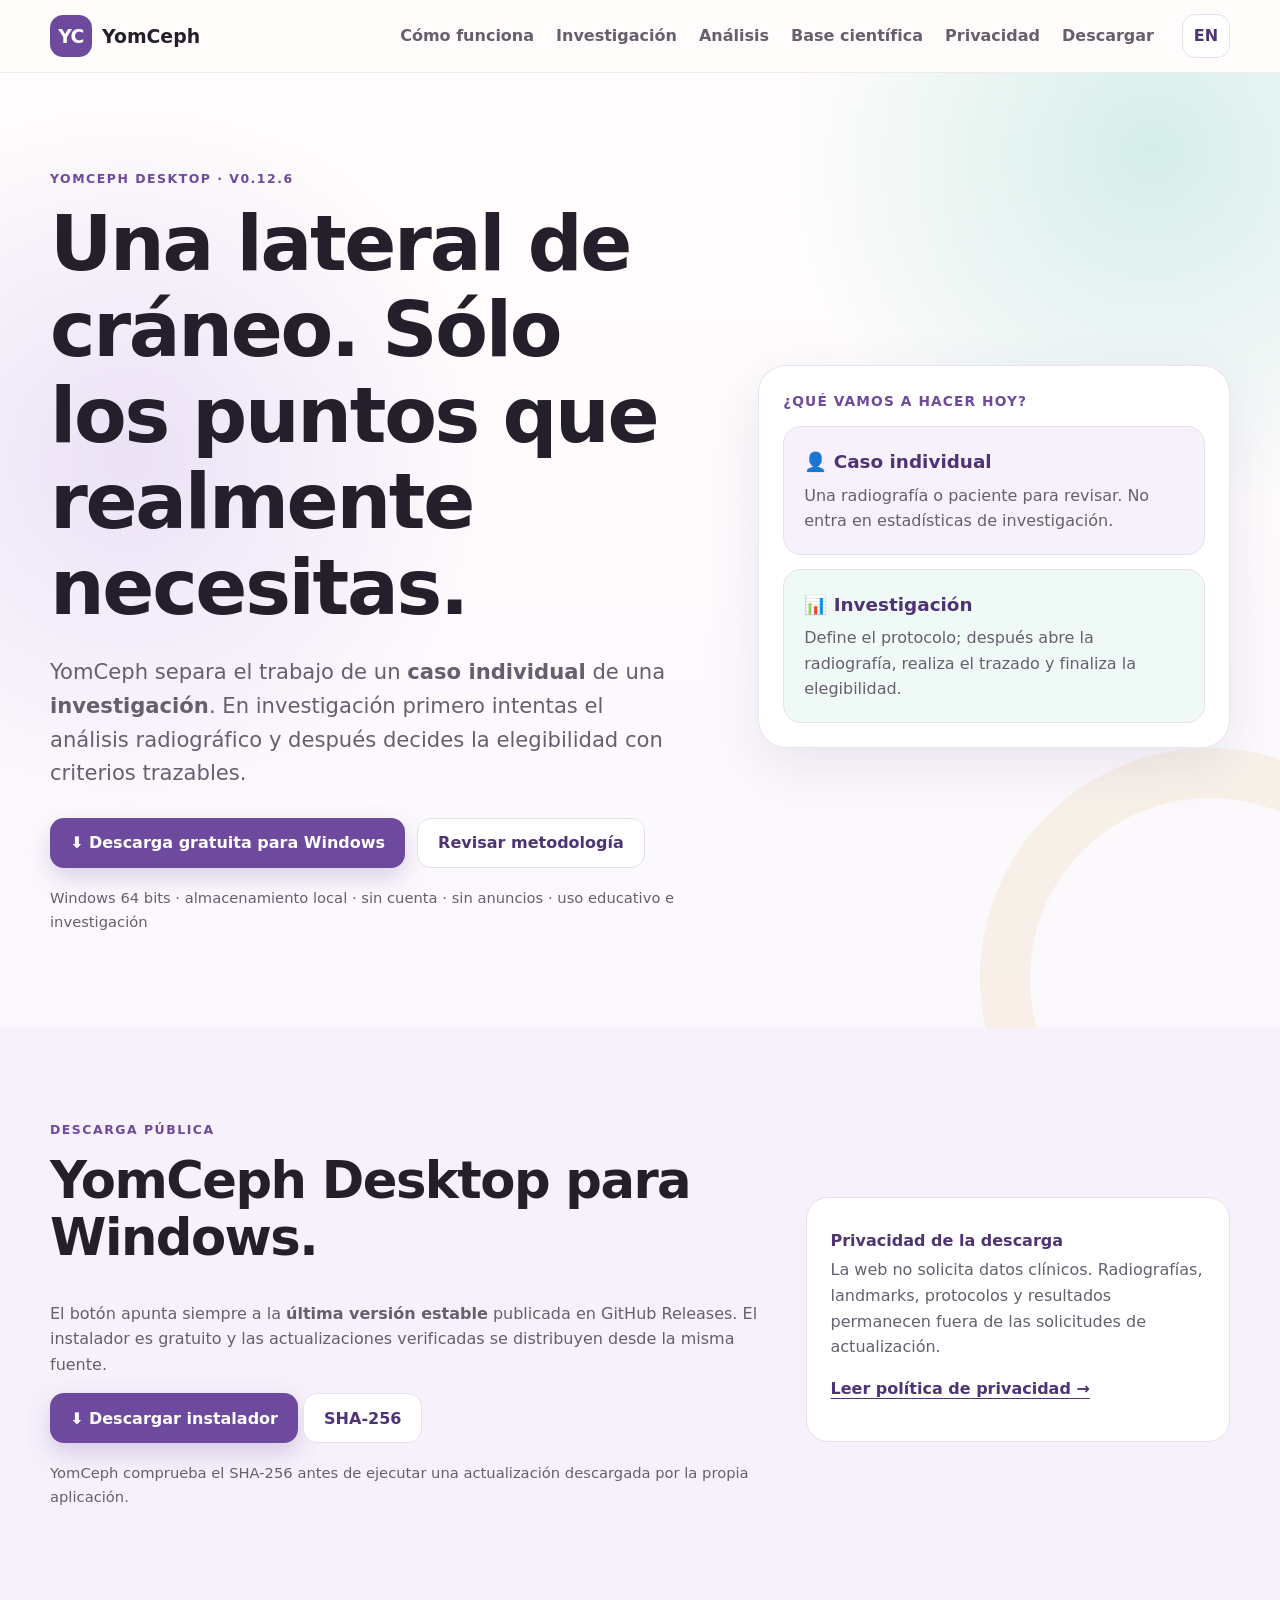
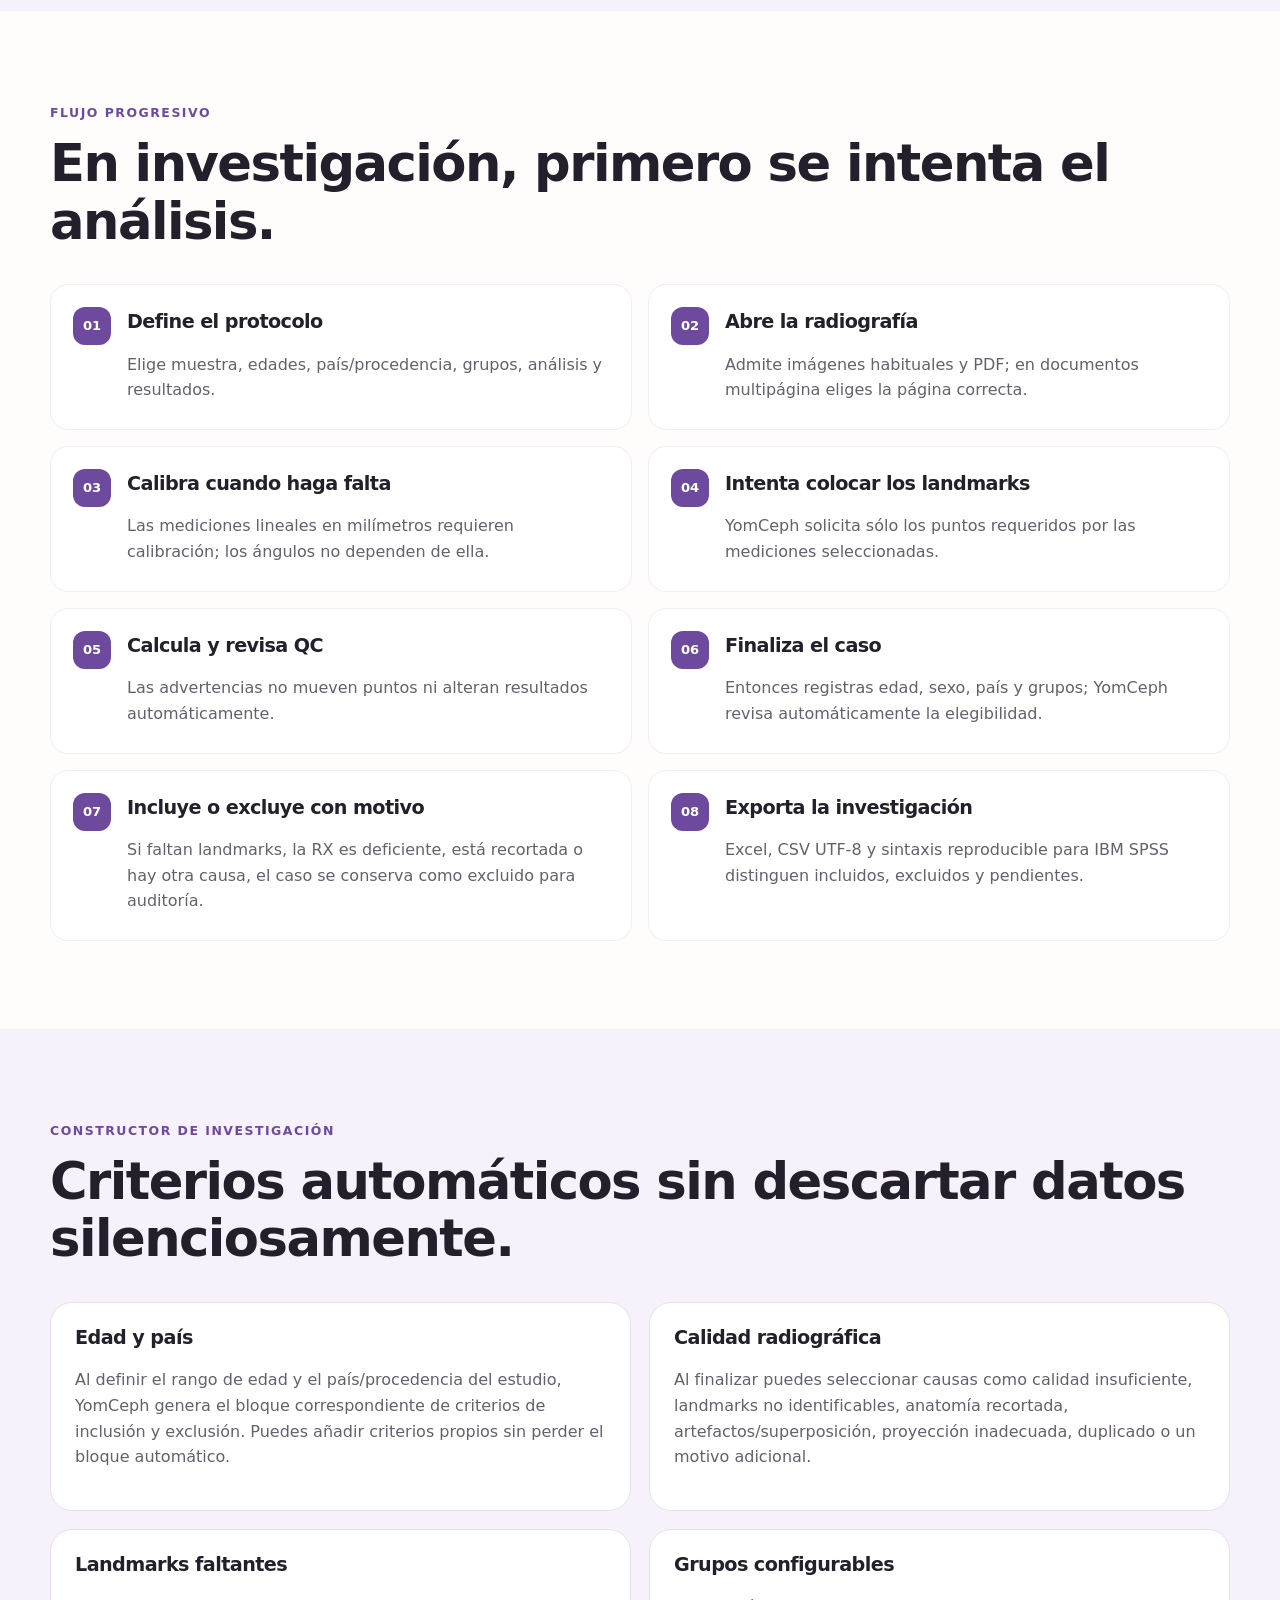
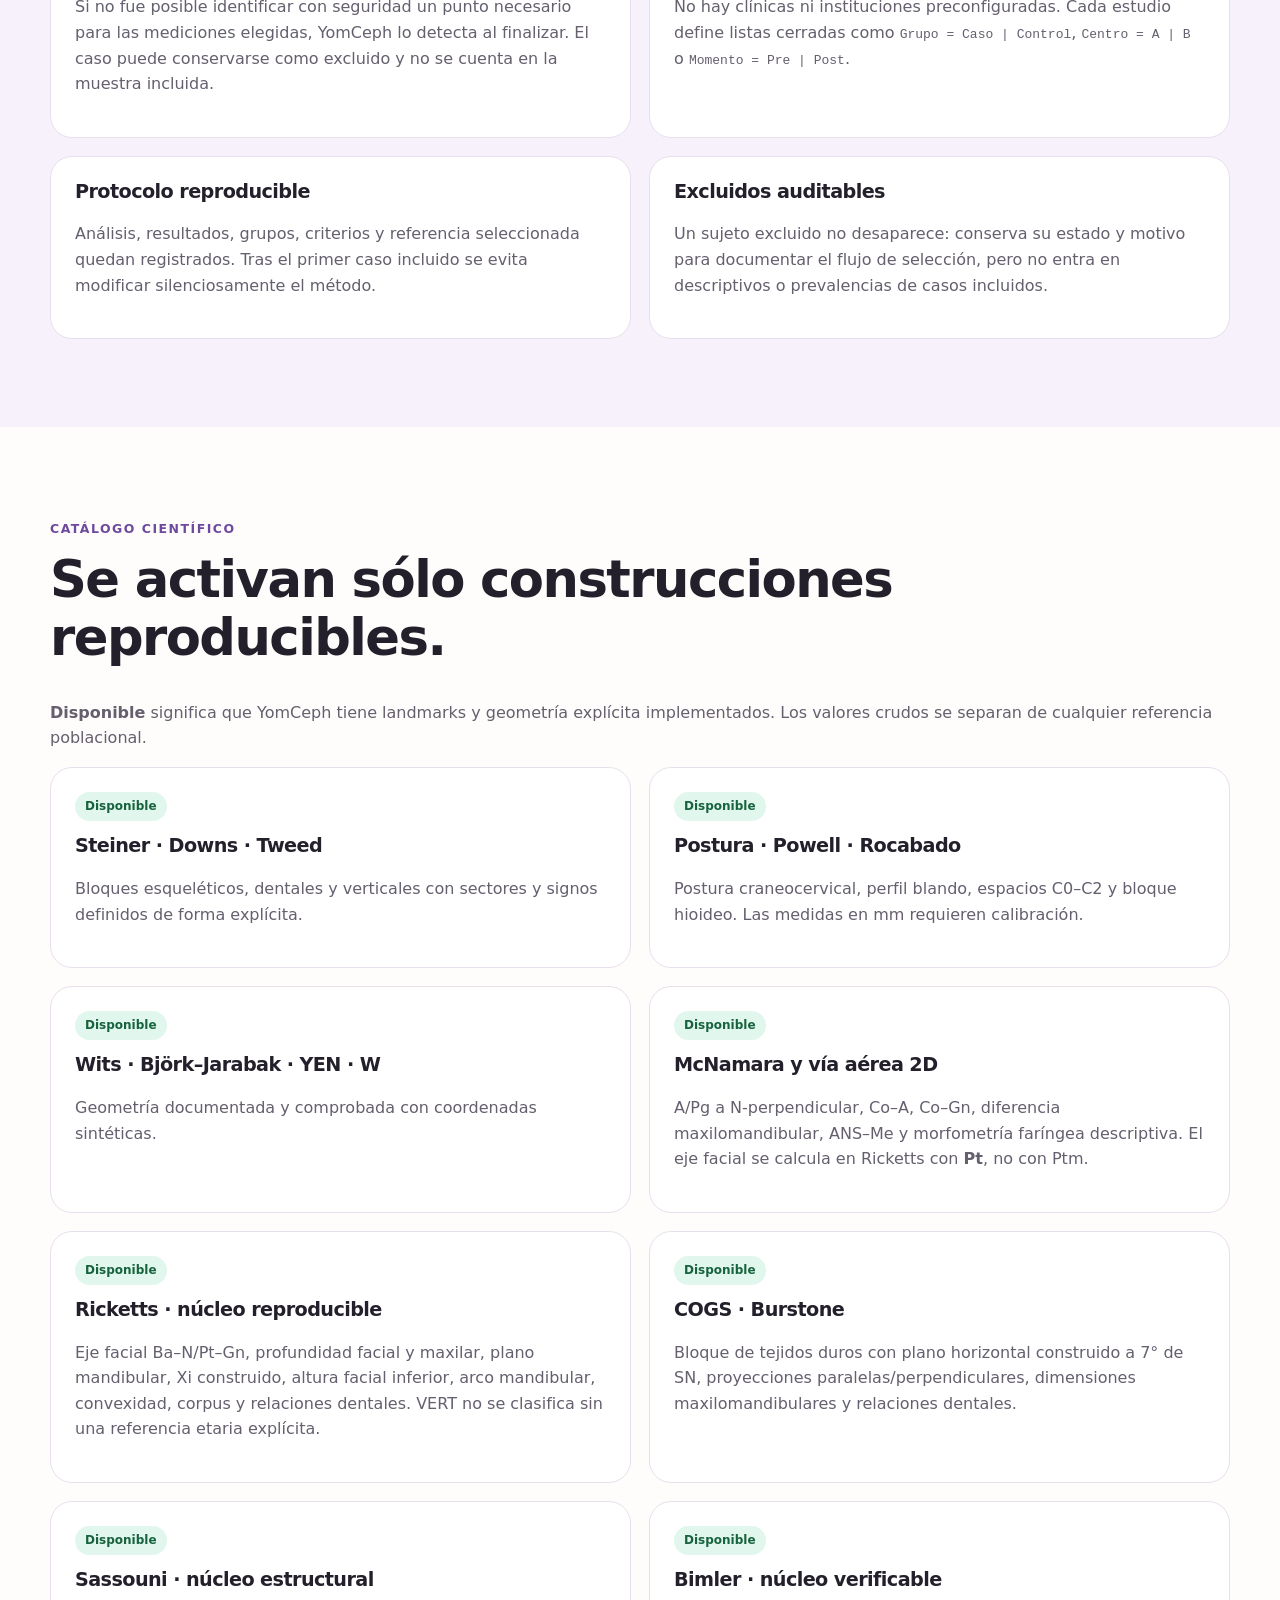
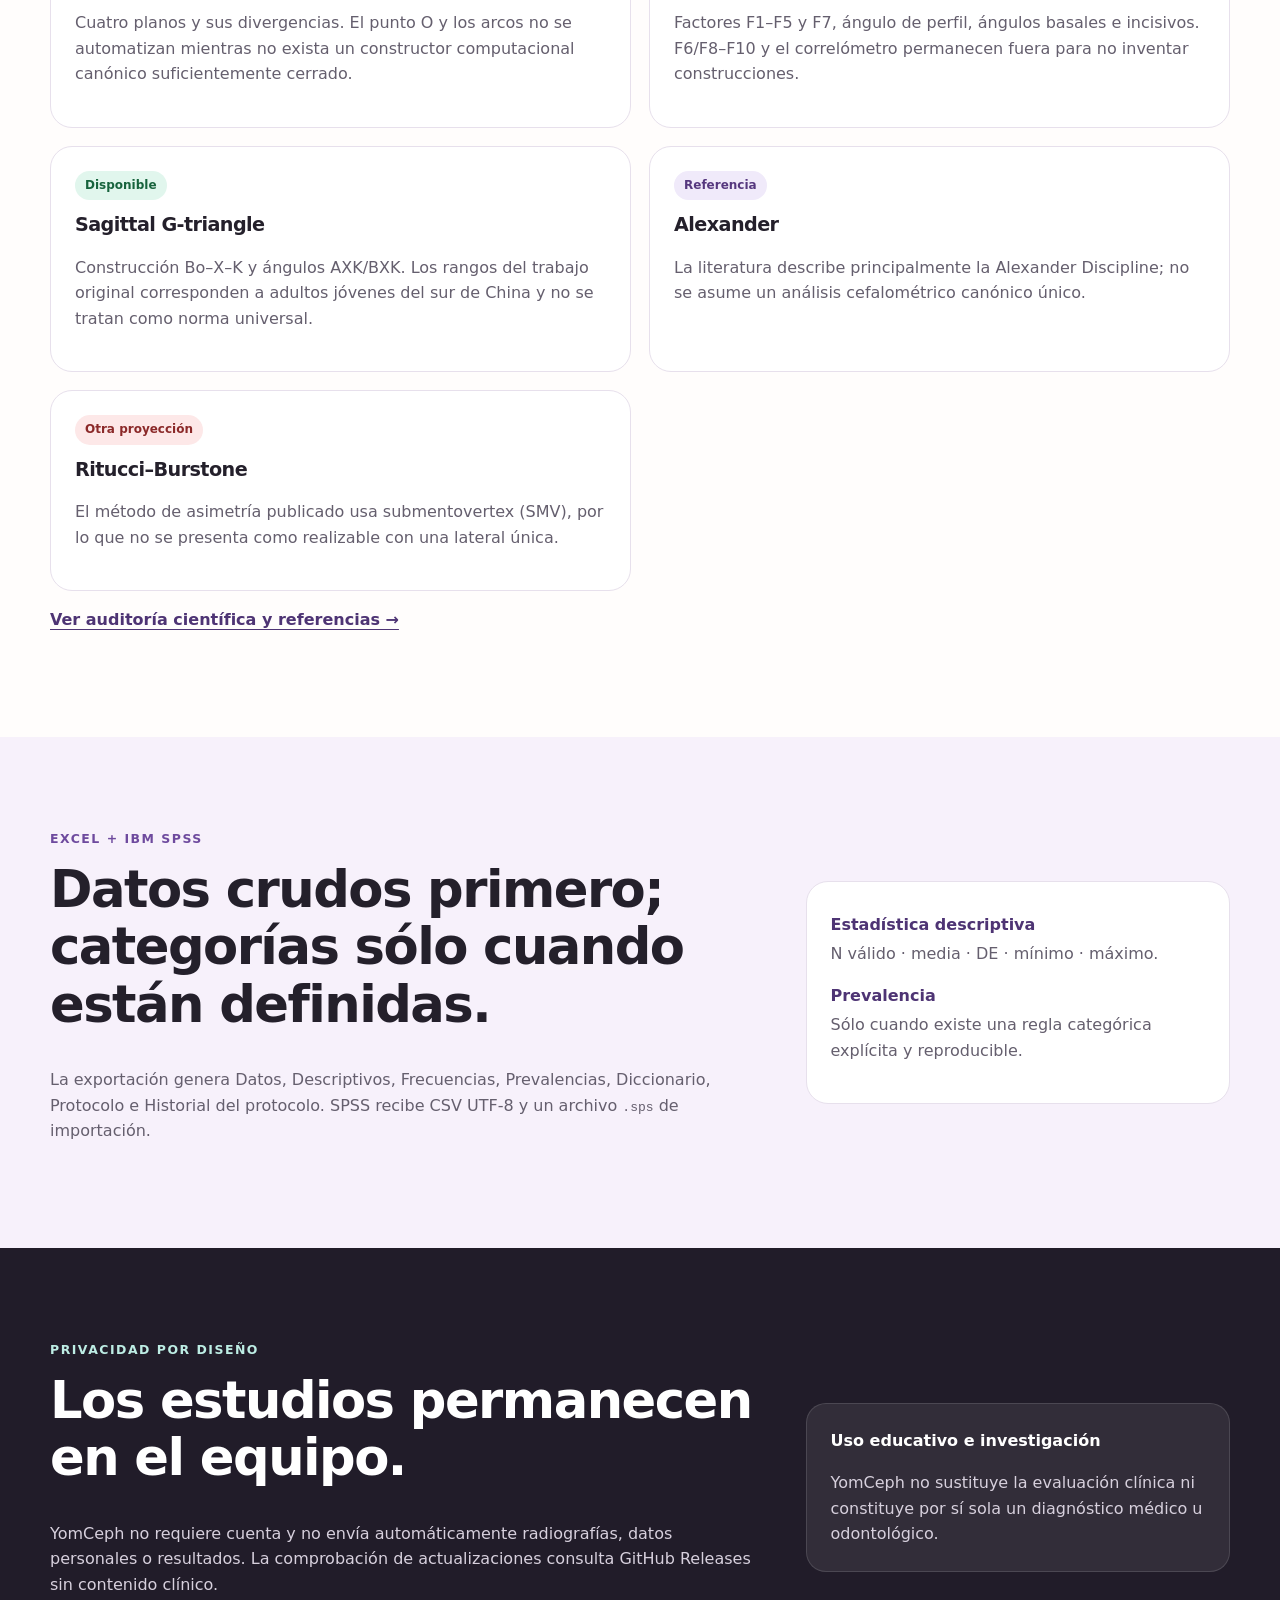
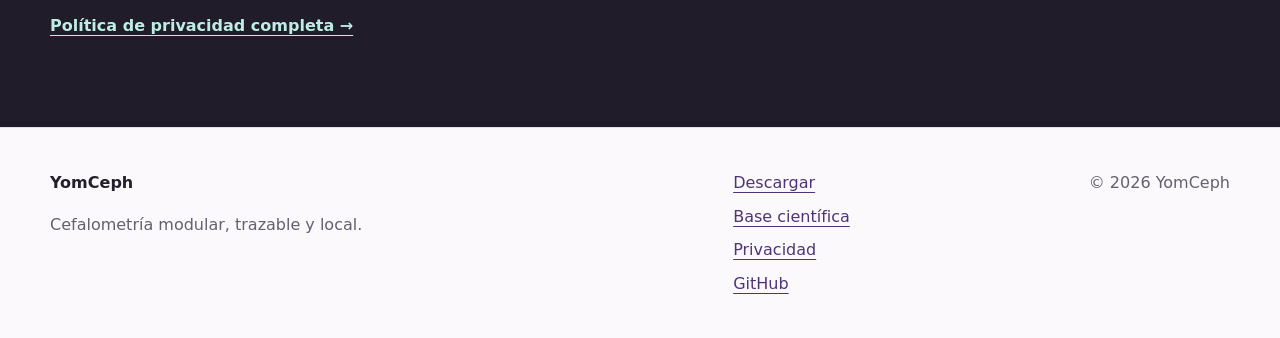
<file: website/index.html>
<!doctype html>
<html lang="es">
<head>
  <meta charset="utf-8">
  <meta name="viewport" content="width=device-width, initial-scale=1">
  <meta name="theme-color" content="#6E4A9E">
  <meta name="referrer" content="strict-origin-when-cross-origin">
  <meta name="description" content="YomCeph: cefalometría modular para casos individuales e investigación. Descarga gratuita para Windows, datos locales y protocolos reproducibles.">
  <title>YomCeph · Cefalometría para análisis individual e investigación</title>
  <link rel="stylesheet" href="styles.css">
  <link rel="stylesheet" href="v120.css">
  <script defer src="app.js"></script>
</head>
<body>
  <a class="skip-link" href="#contenido">Saltar al contenido</a>
  <header class="site-header"><div class="container nav-wrap"><a class="brand" href="#inicio" aria-label="YomCeph, inicio"><span class="brand-mark" aria-hidden="true">YC</span><span>YomCeph</span></a><nav class="main-nav" aria-label="Navegación principal"><a href="#flujo">Cómo funciona</a><a href="#investigacion">Investigación</a><a href="#analisis">Análisis</a><a href="science.html">Base científica</a><a href="privacy.html">Privacidad</a><a data-yomceph-download href="https://github.com/yomismtz/Cefalometria-/releases/latest/download/YomCeph_Desktop_Setup.exe">Descargar</a></nav><button id="language-toggle" class="language-button" type="button" aria-label="Cambiar idioma">EN</button></div></header>

  <main id="contenido">
    <section id="inicio" class="hero"><div class="container hero-grid"><div><span class="eyebrow">YomCeph Desktop · v0.12.6</span><h1>Una lateral de cráneo. Sólo los puntos que realmente necesitas.</h1><p class="hero-copy">YomCeph separa el trabajo de un <strong>caso individual</strong> de una <strong>investigación</strong>. En investigación primero intentas el análisis radiográfico y después decides la elegibilidad con criterios trazables.</p><div class="hero-actions"><a class="button primary" data-yomceph-download href="https://github.com/yomismtz/Cefalometria-/releases/latest/download/YomCeph_Desktop_Setup.exe">⬇ Descarga gratuita para Windows</a><a class="button secondary" href="science.html">Revisar metodología</a></div><p class="version-note">Windows 64 bits · almacenamiento local · sin cuenta · sin anuncios · uso educativo e investigación</p></div><div class="choice-preview" aria-label="Vista del inicio de YomCeph"><p class="mini-kicker">¿Qué vamos a hacer hoy?</p><article><strong>👤 Caso individual</strong><span>Una radiografía o paciente para revisar. No entra en estadísticas de investigación.</span></article><article><strong>📊 Investigación</strong><span>Define el protocolo; después abre la radiografía, realiza el trazado y finaliza la elegibilidad.</span></article></div></div></section>

    <section id="descargar" class="section soft-section"><div class="container notice-grid export-grid"><div><span class="eyebrow">Descarga pública</span><h2>YomCeph Desktop para Windows.</h2><p>El botón apunta siempre a la <strong>última versión estable</strong> publicada en GitHub Releases. El instalador es gratuito y las actualizaciones verificadas se distribuyen desde la misma fuente.</p><p><a class="button primary" data-yomceph-download href="https://github.com/yomismtz/Cefalometria-/releases/latest/download/YomCeph_Desktop_Setup.exe">⬇ Descargar instalador</a> <a class="button secondary" href="https://github.com/yomismtz/Cefalometria-/releases/latest/download/YomCeph_Desktop_Setup.exe.sha256">SHA-256</a></p><p class="version-note">YomCeph comprueba el SHA-256 antes de ejecutar una actualización descargada por la propia aplicación.</p></div><aside class="stat-card"><strong>Privacidad de la descarga</strong><p>La web no solicita datos clínicos. Radiografías, landmarks, protocolos y resultados permanecen fuera de las solicitudes de actualización.</p><p><a class="text-link dark-link" href="privacy.html">Leer política de privacidad →</a></p></aside></div></section>

    <section id="flujo" class="section"><div class="container"><span class="eyebrow">Flujo progresivo</span><h2>En investigación, primero se intenta el análisis.</h2><div class="steps-grid"><article><span>01</span><h3>Define el protocolo</h3><p>Elige muestra, edades, país/procedencia, grupos, análisis y resultados.</p></article><article><span>02</span><h3>Abre la radiografía</h3><p>Admite imágenes habituales y PDF; en documentos multipágina eliges la página correcta.</p></article><article><span>03</span><h3>Calibra cuando haga falta</h3><p>Las mediciones lineales en milímetros requieren calibración; los ángulos no dependen de ella.</p></article><article><span>04</span><h3>Intenta colocar los landmarks</h3><p>YomCeph solicita sólo los puntos requeridos por las mediciones seleccionadas.</p></article><article><span>05</span><h3>Calcula y revisa QC</h3><p>Las advertencias no mueven puntos ni alteran resultados automáticamente.</p></article><article><span>06</span><h3>Finaliza el caso</h3><p>Entonces registras edad, sexo, país y grupos; YomCeph revisa automáticamente la elegibilidad.</p></article><article><span>07</span><h3>Incluye o excluye con motivo</h3><p>Si faltan landmarks, la RX es deficiente, está recortada o hay otra causa, el caso se conserva como excluido para auditoría.</p></article><article><span>08</span><h3>Exporta la investigación</h3><p>Excel, CSV UTF-8 y sintaxis reproducible para IBM SPSS distinguen incluidos, excluidos y pendientes.</p></article></div></div></section>

    <section id="investigacion" class="section soft-section"><div class="container"><span class="eyebrow">Constructor de investigación</span><h2>Criterios automáticos sin descartar datos silenciosamente.</h2><div class="research-grid"><div class="protocol-card"><h3>Edad y país</h3><p>Al definir el rango de edad y el país/procedencia del estudio, YomCeph genera el bloque correspondiente de criterios de inclusión y exclusión. Puedes añadir criterios propios sin perder el bloque automático.</p></div><div class="protocol-card"><h3>Calidad radiográfica</h3><p>Al finalizar puedes seleccionar causas como calidad insuficiente, landmarks no identificables, anatomía recortada, artefactos/superposición, proyección inadecuada, duplicado o un motivo adicional.</p></div><div class="protocol-card"><h3>Landmarks faltantes</h3><p>Si no fue posible identificar con seguridad un punto necesario para las mediciones elegidas, YomCeph lo detecta al finalizar. El caso puede conservarse como excluido y no se cuenta en la muestra incluida.</p></div><div class="protocol-card"><h3>Grupos configurables</h3><p>No hay clínicas ni instituciones preconfiguradas. Cada estudio define listas cerradas como <code>Grupo = Caso | Control</code>, <code>Centro = A | B</code> o <code>Momento = Pre | Post</code>.</p></div><div class="protocol-card"><h3>Protocolo reproducible</h3><p>Análisis, resultados, grupos, criterios y referencia seleccionada quedan registrados. Tras el primer caso incluido se evita modificar silenciosamente el método.</p></div><div class="protocol-card"><h3>Excluidos auditables</h3><p>Un sujeto excluido no desaparece: conserva su estado y motivo para documentar el flujo de selección, pero no entra en descriptivos o prevalencias de casos incluidos.</p></div></div></div></section>

    <section id="analisis" class="section"><div class="container"><span class="eyebrow">Catálogo científico</span><h2>Se activan sólo construcciones reproducibles.</h2><p class="section-lead"><strong>Disponible</strong> significa que YomCeph tiene landmarks y geometría explícita implementados. Los valores crudos se separan de cualquier referencia poblacional.</p><div class="analysis-grid">
      <article><span class="status active">Disponible</span><h3>Steiner · Downs · Tweed</h3><p>Bloques esqueléticos, dentales y verticales con sectores y signos definidos de forma explícita.</p></article>
      <article><span class="status active">Disponible</span><h3>Postura · Powell · Rocabado</h3><p>Postura craneocervical, perfil blando, espacios C0–C2 y bloque hioideo. Las medidas en mm requieren calibración.</p></article>
      <article><span class="status active">Disponible</span><h3>Wits · Björk–Jarabak · YEN · W</h3><p>Geometría documentada y comprobada con coordenadas sintéticas.</p></article>
      <article><span class="status active">Disponible</span><h3>McNamara y vía aérea 2D</h3><p>A/Pg a N-perpendicular, Co–A, Co–Gn, diferencia maxilomandibular, ANS–Me y morfometría faríngea descriptiva. El eje facial se calcula en Ricketts con <strong>Pt</strong>, no con Ptm.</p></article>
      <article><span class="status active">Disponible</span><h3>Ricketts · núcleo reproducible</h3><p>Eje facial Ba–N/Pt–Gn, profundidad facial y maxilar, plano mandibular, Xi construido, altura facial inferior, arco mandibular, convexidad, corpus y relaciones dentales. VERT no se clasifica sin una referencia etaria explícita.</p></article>
      <article><span class="status active">Disponible</span><h3>COGS · Burstone</h3><p>Bloque de tejidos duros con plano horizontal construido a 7° de SN, proyecciones paralelas/perpendiculares, dimensiones maxilomandibulares y relaciones dentales.</p></article>
      <article><span class="status active">Disponible</span><h3>Sassouni · núcleo estructural</h3><p>Cuatro planos y sus divergencias. El punto O y los arcos no se automatizan mientras no exista un constructor computacional canónico suficientemente cerrado.</p></article>
      <article><span class="status active">Disponible</span><h3>Bimler · núcleo verificable</h3><p>Factores F1–F5 y F7, ángulo de perfil, ángulos basales e incisivos. F6/F8–F10 y el correlómetro permanecen fuera para no inventar construcciones.</p></article>
      <article><span class="status active">Disponible</span><h3>Sagittal G-triangle</h3><p>Construcción Bo–X–K y ángulos AXK/BXK. Los rangos del trabajo original corresponden a adultos jóvenes del sur de China y no se tratan como norma universal.</p></article>
      <article><span class="status reference">Referencia</span><h3>Alexander</h3><p>La literatura describe principalmente la Alexander Discipline; no se asume un análisis cefalométrico canónico único.</p></article>
      <article><span class="status projection">Otra proyección</span><h3>Ritucci–Burstone</h3><p>El método de asimetría publicado usa submentovertex (SMV), por lo que no se presenta como realizable con una lateral única.</p></article>
    </div><p><a class="text-link dark-link" href="science.html">Ver auditoría científica y referencias →</a></p></div></section>

    <section class="section soft-section"><div class="container notice-grid export-grid"><div><span class="eyebrow">Excel + IBM SPSS</span><h2>Datos crudos primero; categorías sólo cuando están definidas.</h2><p>La exportación genera Datos, Descriptivos, Frecuencias, Prevalencias, Diccionario, Protocolo e Historial del protocolo. SPSS recibe CSV UTF-8 y un archivo <code>.sps</code> de importación.</p></div><aside class="stat-card"><strong>Estadística descriptiva</strong><p>N válido · media · DE · mínimo · máximo.</p><strong>Prevalencia</strong><p>Sólo cuando existe una regla categórica explícita y reproducible.</p></aside></div></section>
    <section class="section notice-section"><div class="container notice-grid"><div><span class="eyebrow">Privacidad por diseño</span><h2>Los estudios permanecen en el equipo.</h2><p>YomCeph no requiere cuenta y no envía automáticamente radiografías, datos personales o resultados. La comprobación de actualizaciones consulta GitHub Releases sin contenido clínico.</p><a class="text-link" href="privacy.html">Política de privacidad completa →</a></div><aside class="medical-note"><strong>Uso educativo e investigación</strong><p>YomCeph no sustituye la evaluación clínica ni constituye por sí sola un diagnóstico médico u odontológico.</p></aside></div></section>
  </main>
  <footer class="site-footer"><div class="container footer-grid"><div><strong>YomCeph</strong><p>Cefalometría modular, trazable y local.</p></div><div><a href="#descargar">Descargar</a><a href="science.html">Base científica</a><a href="privacy.html">Privacidad</a><a href="https://github.com/yomismtz/Cefalometria-" rel="noopener">GitHub</a></div><p class="copyright">© 2026 YomCeph</p></div></footer>
</body>
</html>
</file>
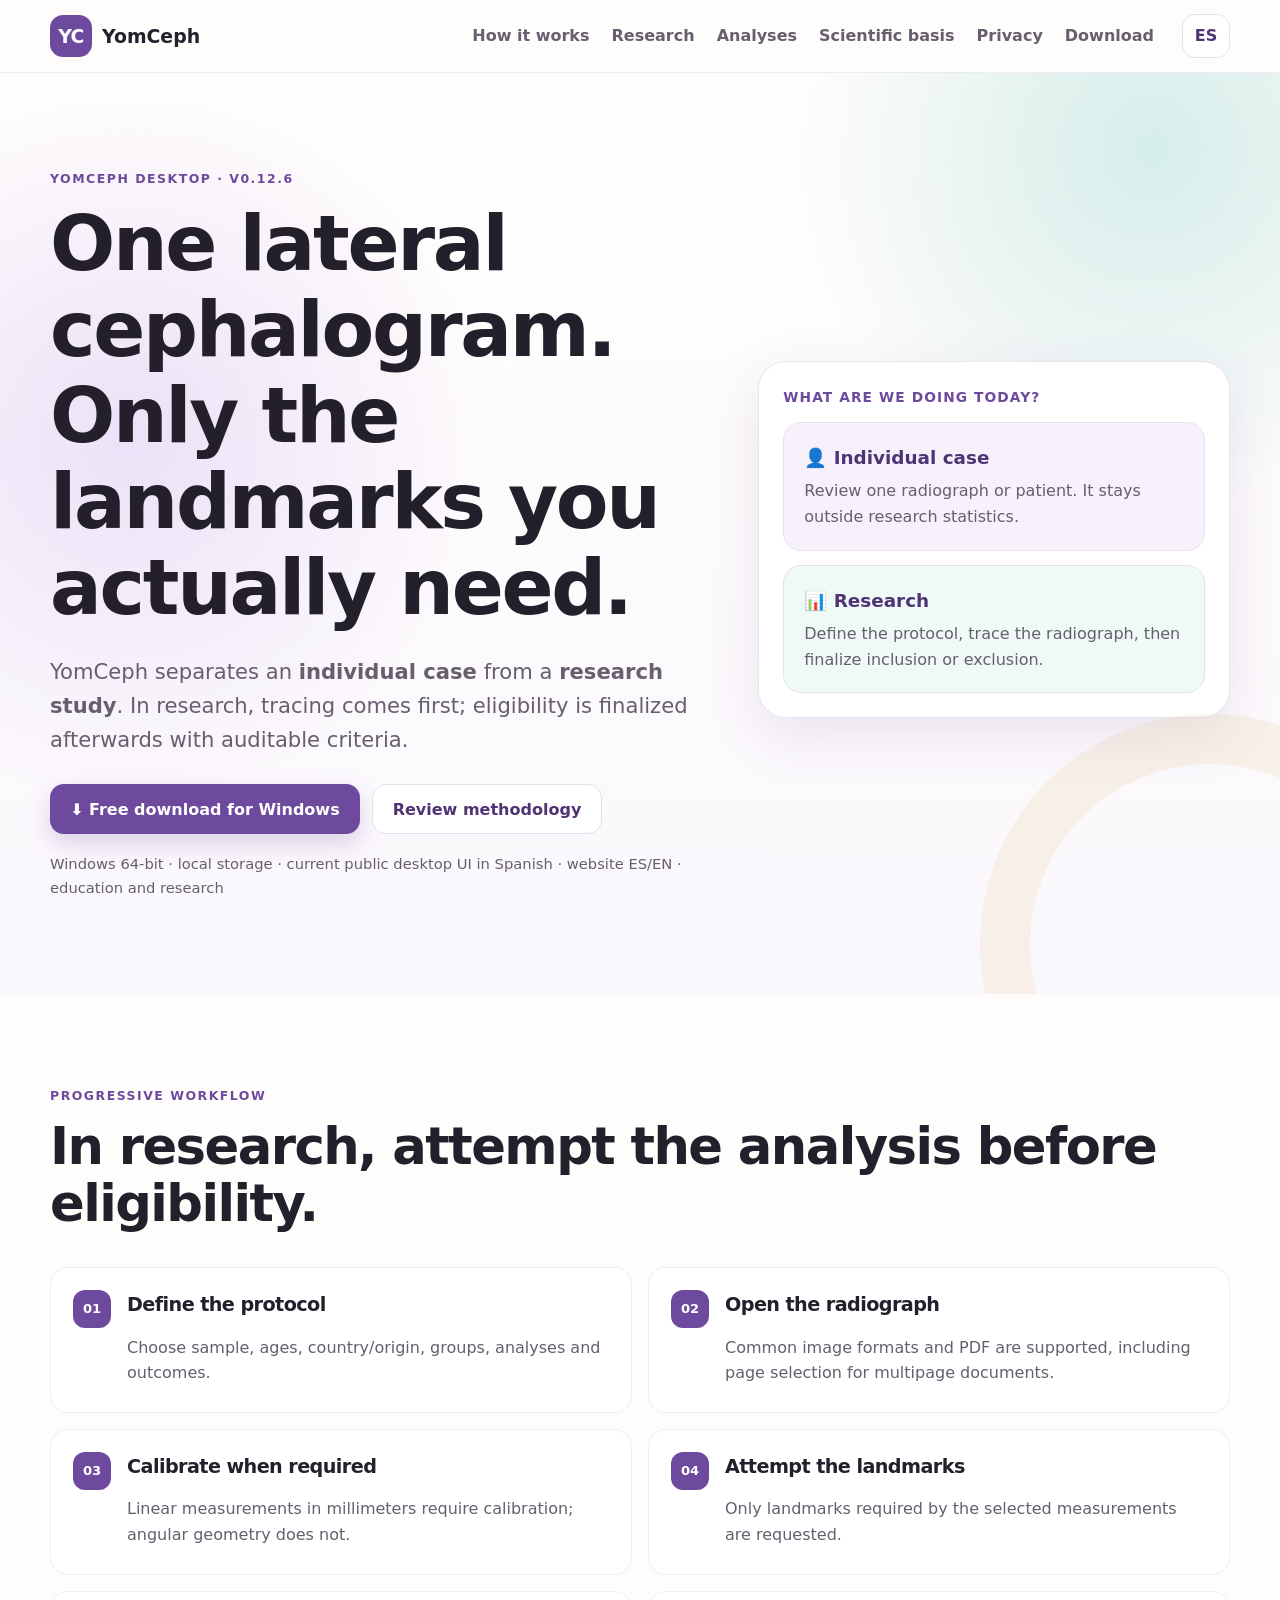
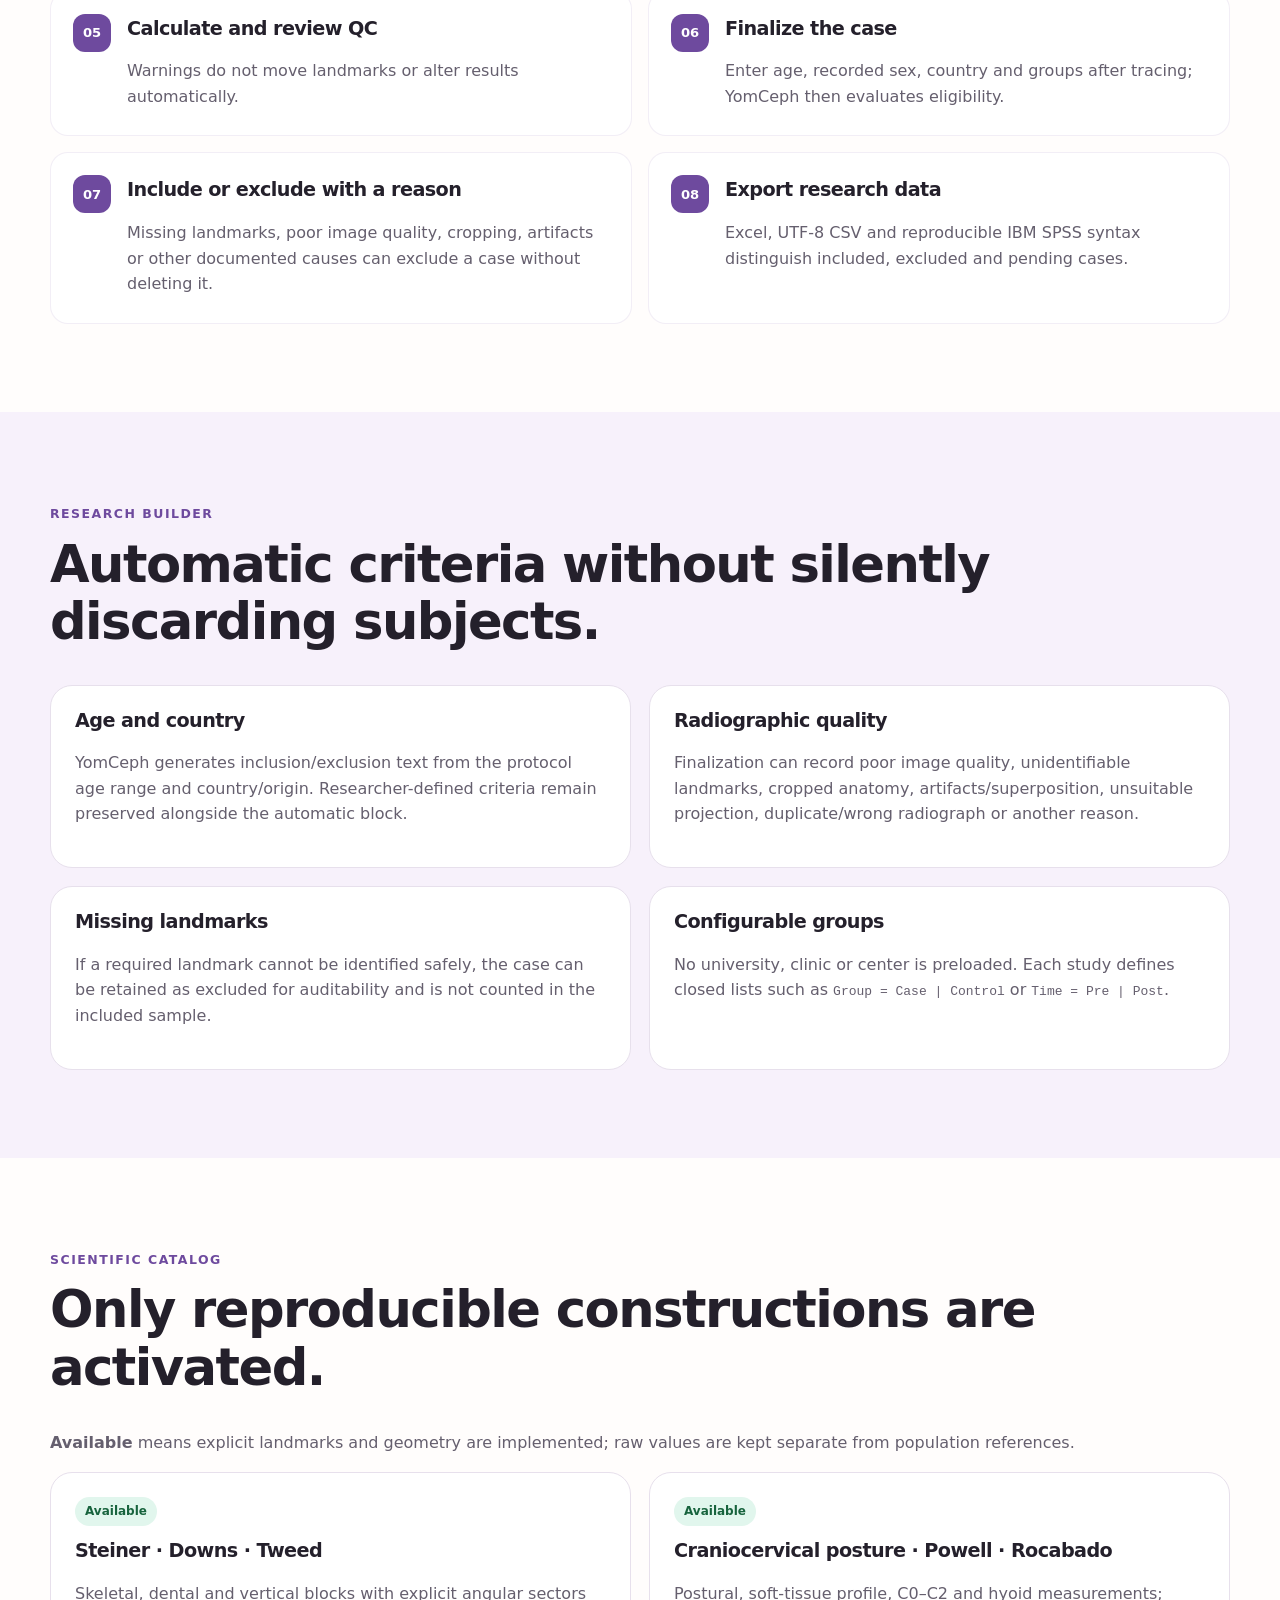
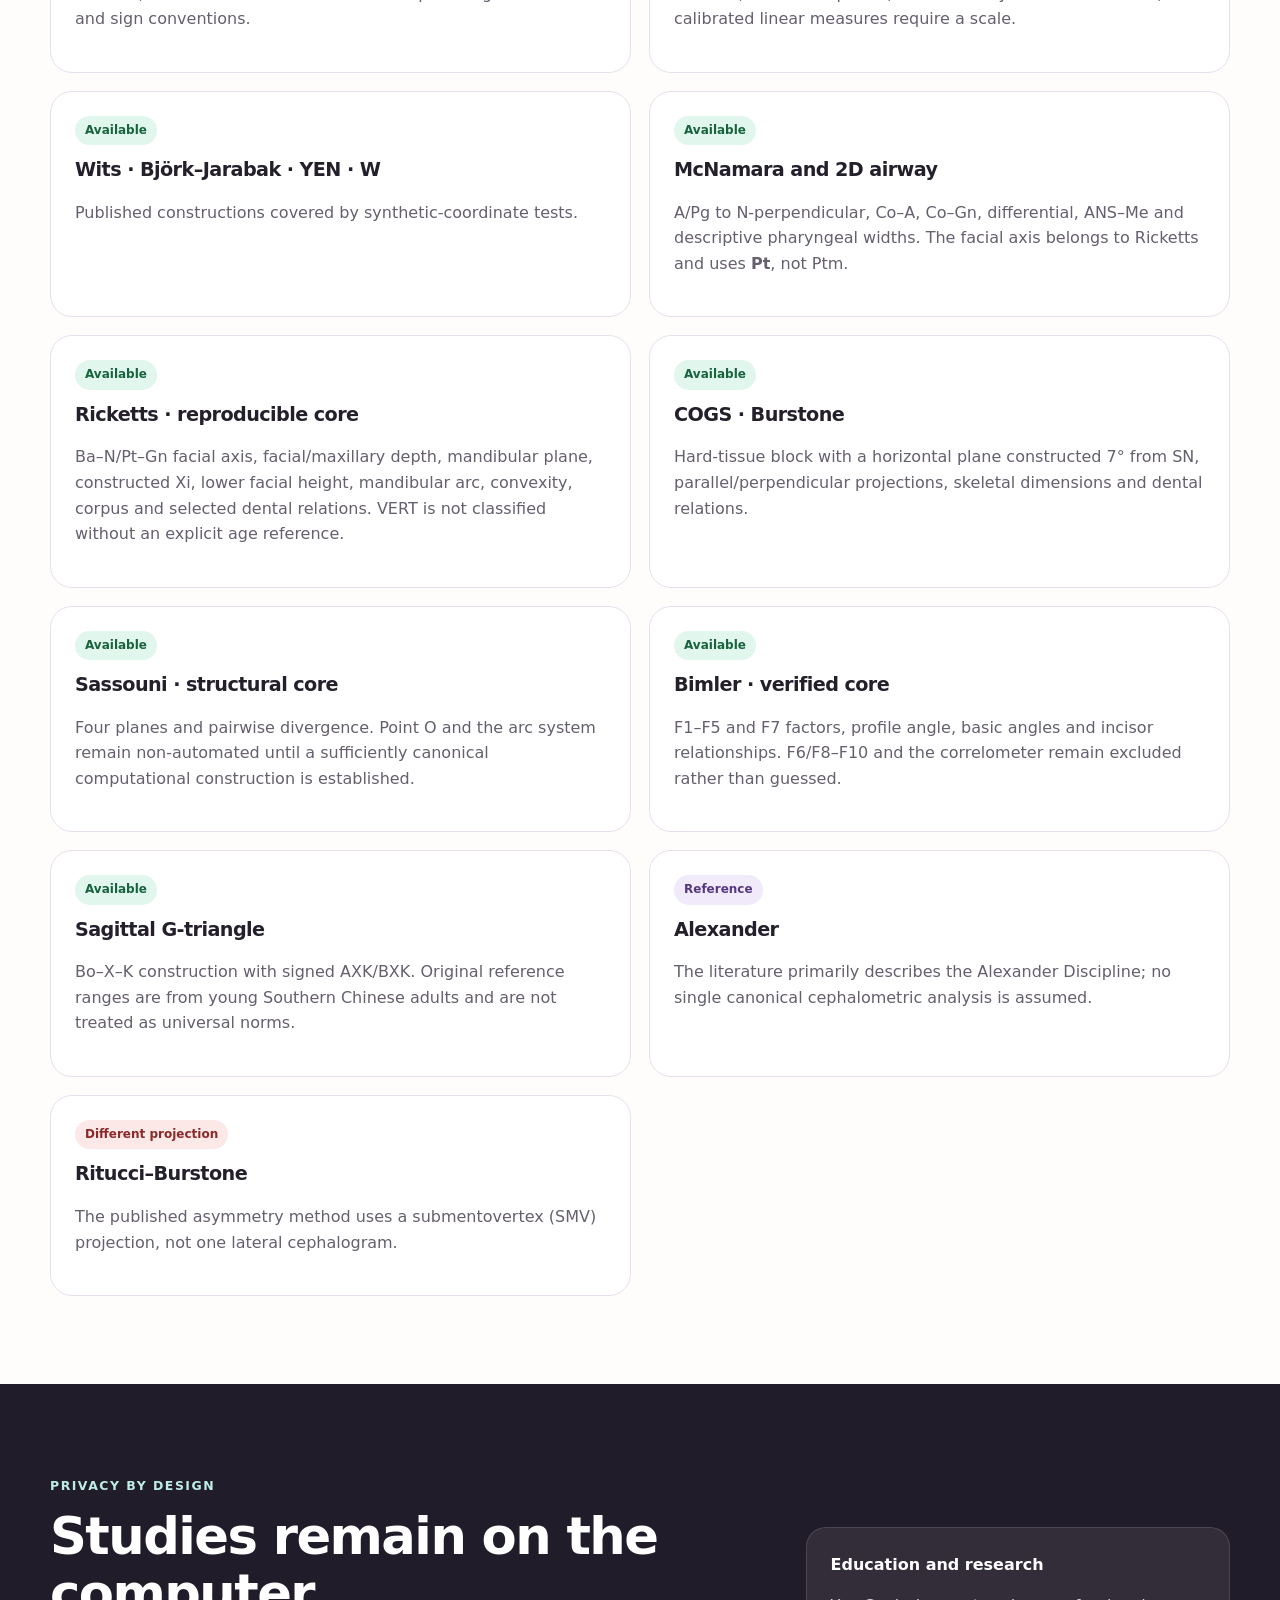
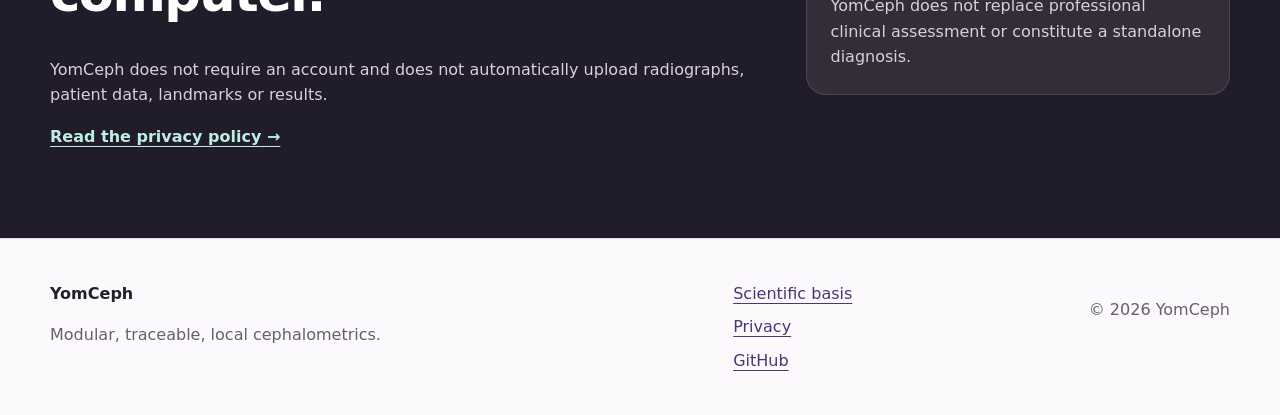
<file: website/en.html>
<!doctype html>
<html lang="en">
<head><meta charset="utf-8"><meta name="viewport" content="width=device-width,initial-scale=1"><meta name="theme-color" content="#6E4A9E"><meta name="description" content="YomCeph: modular cephalometrics for individual cases and reproducible research protocols."><title>YomCeph · Individual cephalometrics and research</title><link rel="stylesheet" href="styles.css"><link rel="stylesheet" href="v120.css"><script defer src="app.js"></script></head>
<body>
<a class="skip-link" href="#content">Skip to content</a>
<header class="site-header"><div class="container nav-wrap"><a class="brand" href="#home"><span class="brand-mark">YC</span><span>YomCeph</span></a><nav class="main-nav"><a href="#workflow">How it works</a><a href="#research">Research</a><a href="#analyses">Analyses</a><a href="science.html">Scientific basis</a><a href="privacy.html">Privacy</a><a data-yomceph-download href="https://github.com/yomismtz/Cefalometria-/releases/latest/download/YomCeph_Desktop_Setup.exe">Download</a></nav><button id="language-toggle" class="language-button" type="button">ES</button></div></header>
<main id="content">
<section id="home" class="hero"><div class="container hero-grid"><div><span class="eyebrow">YomCeph Desktop · v0.12.6</span><h1>One lateral cephalogram. Only the landmarks you actually need.</h1><p class="hero-copy">YomCeph separates an <strong>individual case</strong> from a <strong>research study</strong>. In research, tracing comes first; eligibility is finalized afterwards with auditable criteria.</p><div class="hero-actions"><a class="button primary" data-yomceph-download href="https://github.com/yomismtz/Cefalometria-/releases/latest/download/YomCeph_Desktop_Setup.exe">⬇ Free download for Windows</a><a class="button secondary" href="science.html">Review methodology</a></div><p class="version-note">Windows 64-bit · local storage · current public desktop UI in Spanish · website ES/EN · education and research</p></div><div class="choice-preview"><p class="mini-kicker">What are we doing today?</p><article><strong>👤 Individual case</strong><span>Review one radiograph or patient. It stays outside research statistics.</span></article><article><strong>📊 Research</strong><span>Define the protocol, trace the radiograph, then finalize inclusion or exclusion.</span></article></div></div></section>
<section id="workflow" class="section"><div class="container"><span class="eyebrow">Progressive workflow</span><h2>In research, attempt the analysis before eligibility.</h2><div class="steps-grid"><article><span>01</span><h3>Define the protocol</h3><p>Choose sample, ages, country/origin, groups, analyses and outcomes.</p></article><article><span>02</span><h3>Open the radiograph</h3><p>Common image formats and PDF are supported, including page selection for multipage documents.</p></article><article><span>03</span><h3>Calibrate when required</h3><p>Linear measurements in millimeters require calibration; angular geometry does not.</p></article><article><span>04</span><h3>Attempt the landmarks</h3><p>Only landmarks required by the selected measurements are requested.</p></article><article><span>05</span><h3>Calculate and review QC</h3><p>Warnings do not move landmarks or alter results automatically.</p></article><article><span>06</span><h3>Finalize the case</h3><p>Enter age, recorded sex, country and groups after tracing; YomCeph then evaluates eligibility.</p></article><article><span>07</span><h3>Include or exclude with a reason</h3><p>Missing landmarks, poor image quality, cropping, artifacts or other documented causes can exclude a case without deleting it.</p></article><article><span>08</span><h3>Export research data</h3><p>Excel, UTF-8 CSV and reproducible IBM SPSS syntax distinguish included, excluded and pending cases.</p></article></div></div></section>
<section id="research" class="section soft-section"><div class="container"><span class="eyebrow">Research builder</span><h2>Automatic criteria without silently discarding subjects.</h2><div class="research-grid"><div class="protocol-card"><h3>Age and country</h3><p>YomCeph generates inclusion/exclusion text from the protocol age range and country/origin. Researcher-defined criteria remain preserved alongside the automatic block.</p></div><div class="protocol-card"><h3>Radiographic quality</h3><p>Finalization can record poor image quality, unidentifiable landmarks, cropped anatomy, artifacts/superposition, unsuitable projection, duplicate/wrong radiograph or another reason.</p></div><div class="protocol-card"><h3>Missing landmarks</h3><p>If a required landmark cannot be identified safely, the case can be retained as excluded for auditability and is not counted in the included sample.</p></div><div class="protocol-card"><h3>Configurable groups</h3><p>No university, clinic or center is preloaded. Each study defines closed lists such as <code>Group = Case | Control</code> or <code>Time = Pre | Post</code>.</p></div></div></div></section>
<section id="analyses" class="section"><div class="container"><span class="eyebrow">Scientific catalog</span><h2>Only reproducible constructions are activated.</h2><p class="section-lead"><strong>Available</strong> means explicit landmarks and geometry are implemented; raw values are kept separate from population references.</p><div class="analysis-grid">
<article><span class="status active">Available</span><h3>Steiner · Downs · Tweed</h3><p>Skeletal, dental and vertical blocks with explicit angular sectors and sign conventions.</p></article>
<article><span class="status active">Available</span><h3>Craniocervical posture · Powell · Rocabado</h3><p>Postural, soft-tissue profile, C0–C2 and hyoid measurements; calibrated linear measures require a scale.</p></article>
<article><span class="status active">Available</span><h3>Wits · Björk–Jarabak · YEN · W</h3><p>Published constructions covered by synthetic-coordinate tests.</p></article>
<article><span class="status active">Available</span><h3>McNamara and 2D airway</h3><p>A/Pg to N-perpendicular, Co–A, Co–Gn, differential, ANS–Me and descriptive pharyngeal widths. The facial axis belongs to Ricketts and uses <strong>Pt</strong>, not Ptm.</p></article>
<article><span class="status active">Available</span><h3>Ricketts · reproducible core</h3><p>Ba–N/Pt–Gn facial axis, facial/maxillary depth, mandibular plane, constructed Xi, lower facial height, mandibular arc, convexity, corpus and selected dental relations. VERT is not classified without an explicit age reference.</p></article>
<article><span class="status active">Available</span><h3>COGS · Burstone</h3><p>Hard-tissue block with a horizontal plane constructed 7° from SN, parallel/perpendicular projections, skeletal dimensions and dental relations.</p></article>
<article><span class="status active">Available</span><h3>Sassouni · structural core</h3><p>Four planes and pairwise divergence. Point O and the arc system remain non-automated until a sufficiently canonical computational construction is established.</p></article>
<article><span class="status active">Available</span><h3>Bimler · verified core</h3><p>F1–F5 and F7 factors, profile angle, basic angles and incisor relationships. F6/F8–F10 and the correlometer remain excluded rather than guessed.</p></article>
<article><span class="status active">Available</span><h3>Sagittal G-triangle</h3><p>Bo–X–K construction with signed AXK/BXK. Original reference ranges are from young Southern Chinese adults and are not treated as universal norms.</p></article>
<article><span class="status reference">Reference</span><h3>Alexander</h3><p>The literature primarily describes the Alexander Discipline; no single canonical cephalometric analysis is assumed.</p></article>
<article><span class="status projection">Different projection</span><h3>Ritucci–Burstone</h3><p>The published asymmetry method uses a submentovertex (SMV) projection, not one lateral cephalogram.</p></article>
</div></div></section>
<section class="section notice-section"><div class="container notice-grid"><div><span class="eyebrow">Privacy by design</span><h2>Studies remain on the computer.</h2><p>YomCeph does not require an account and does not automatically upload radiographs, patient data, landmarks or results.</p><a class="text-link" href="privacy.html">Read the privacy policy →</a></div><aside class="medical-note"><strong>Education and research</strong><p>YomCeph does not replace professional clinical assessment or constitute a standalone diagnosis.</p></aside></div></section>
</main>
<footer class="site-footer"><div class="container footer-grid"><div><strong>YomCeph</strong><p>Modular, traceable, local cephalometrics.</p></div><div><a href="science.html">Scientific basis</a><a href="privacy.html">Privacy</a><a href="https://github.com/yomismtz/Cefalometria-">GitHub</a></div><p>© 2026 YomCeph</p></div></footer>
</body></html>
</file>
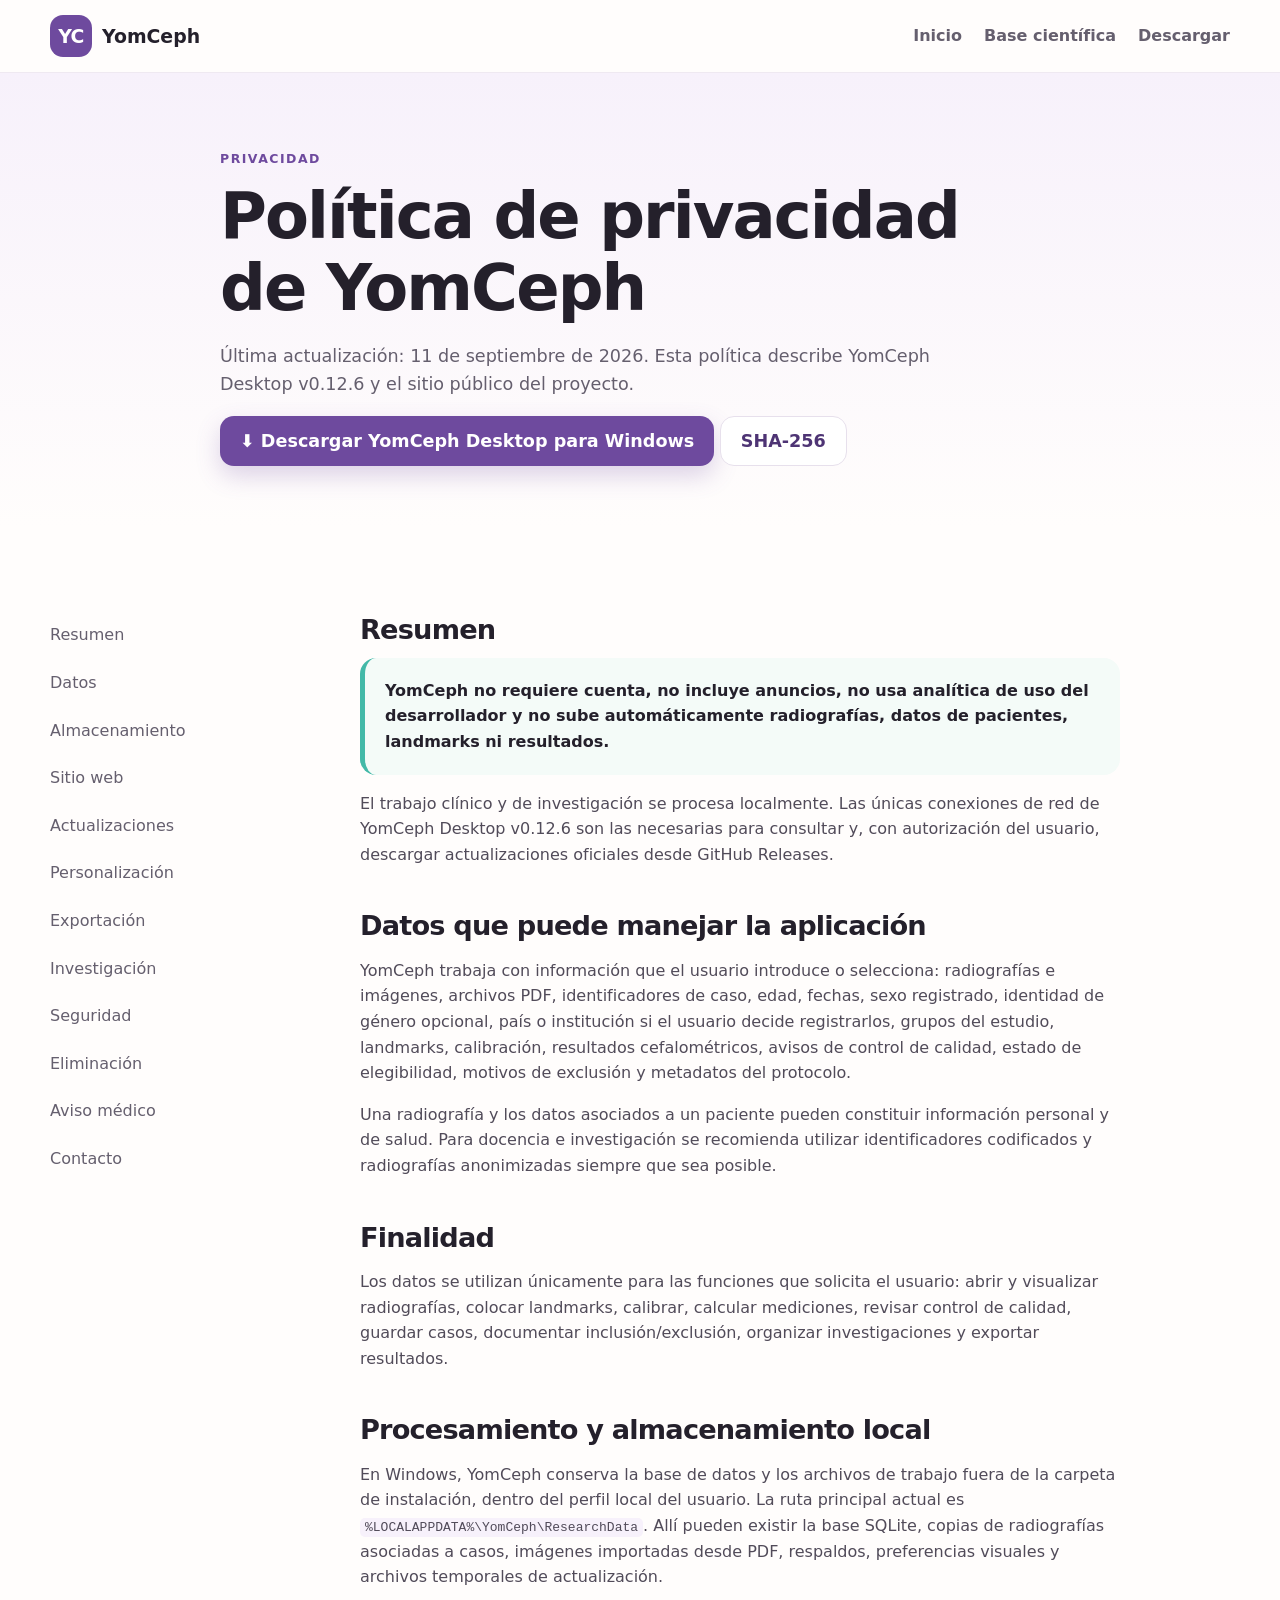
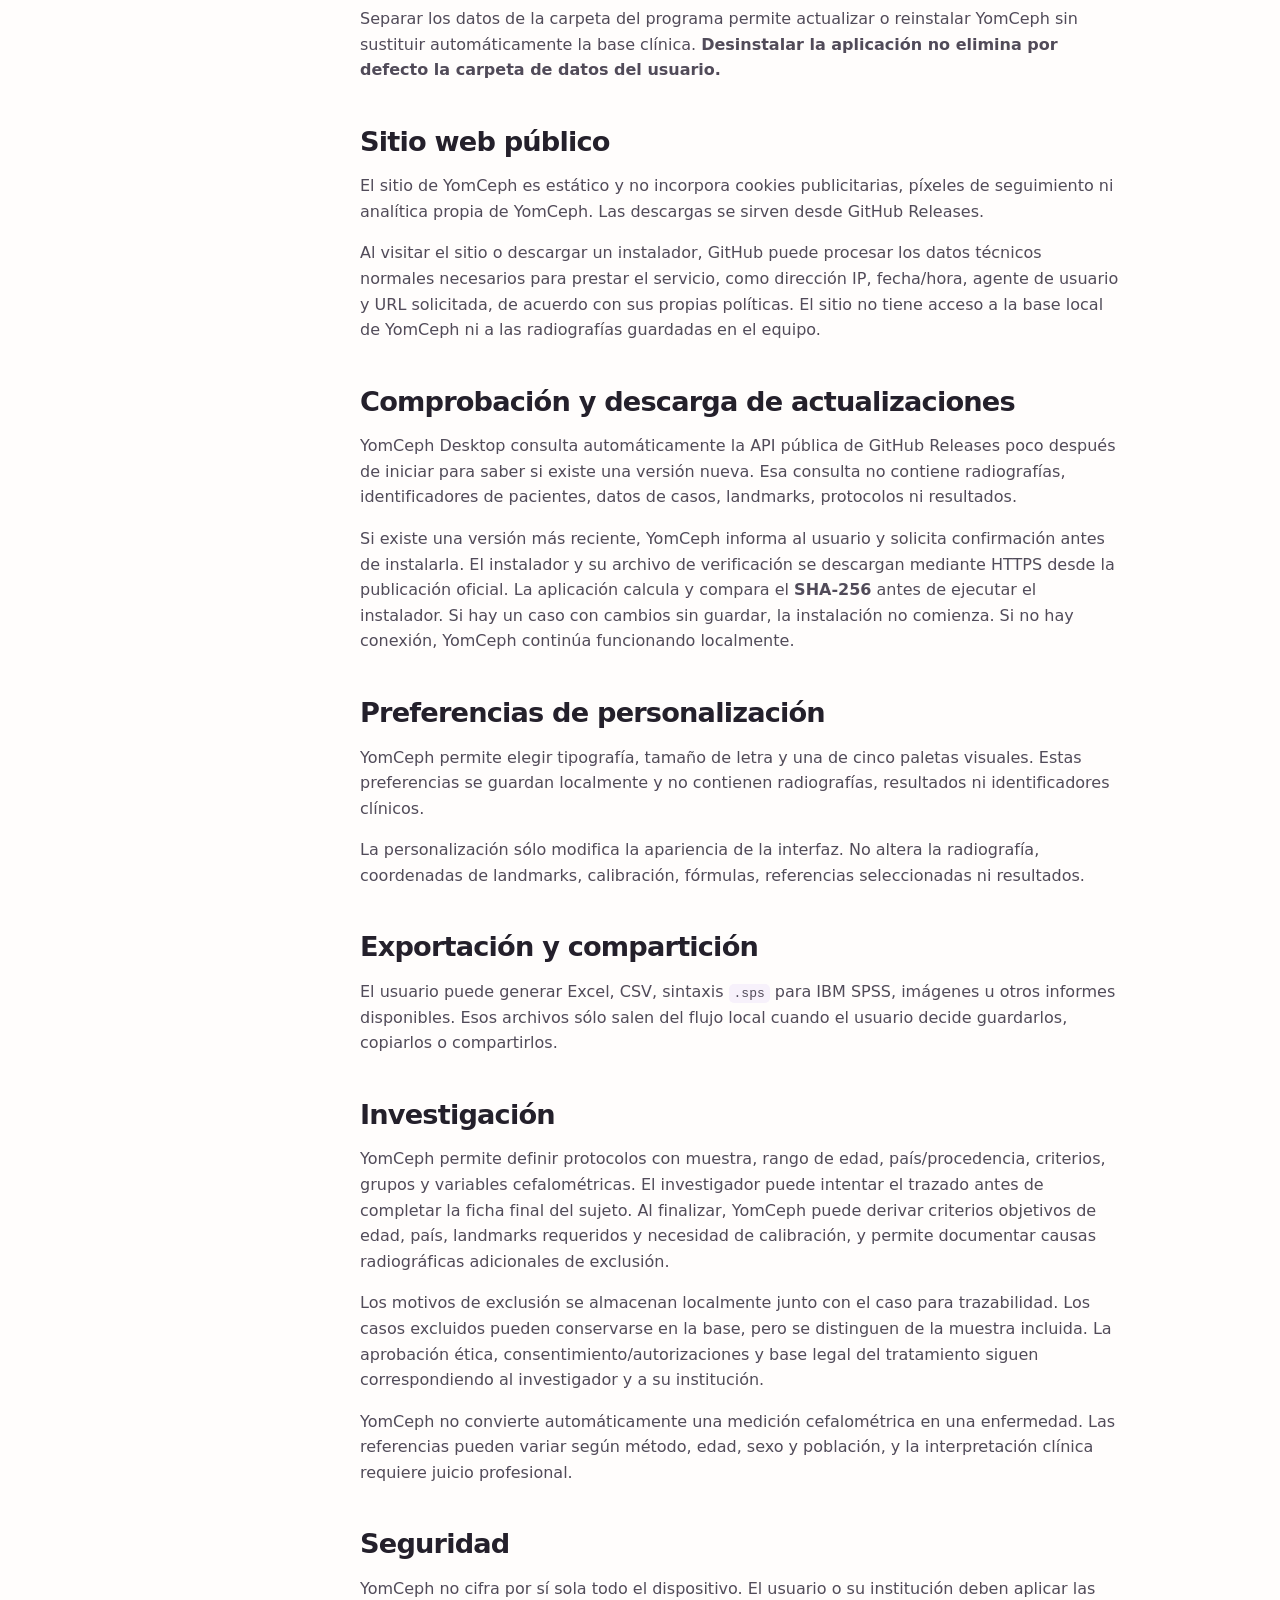
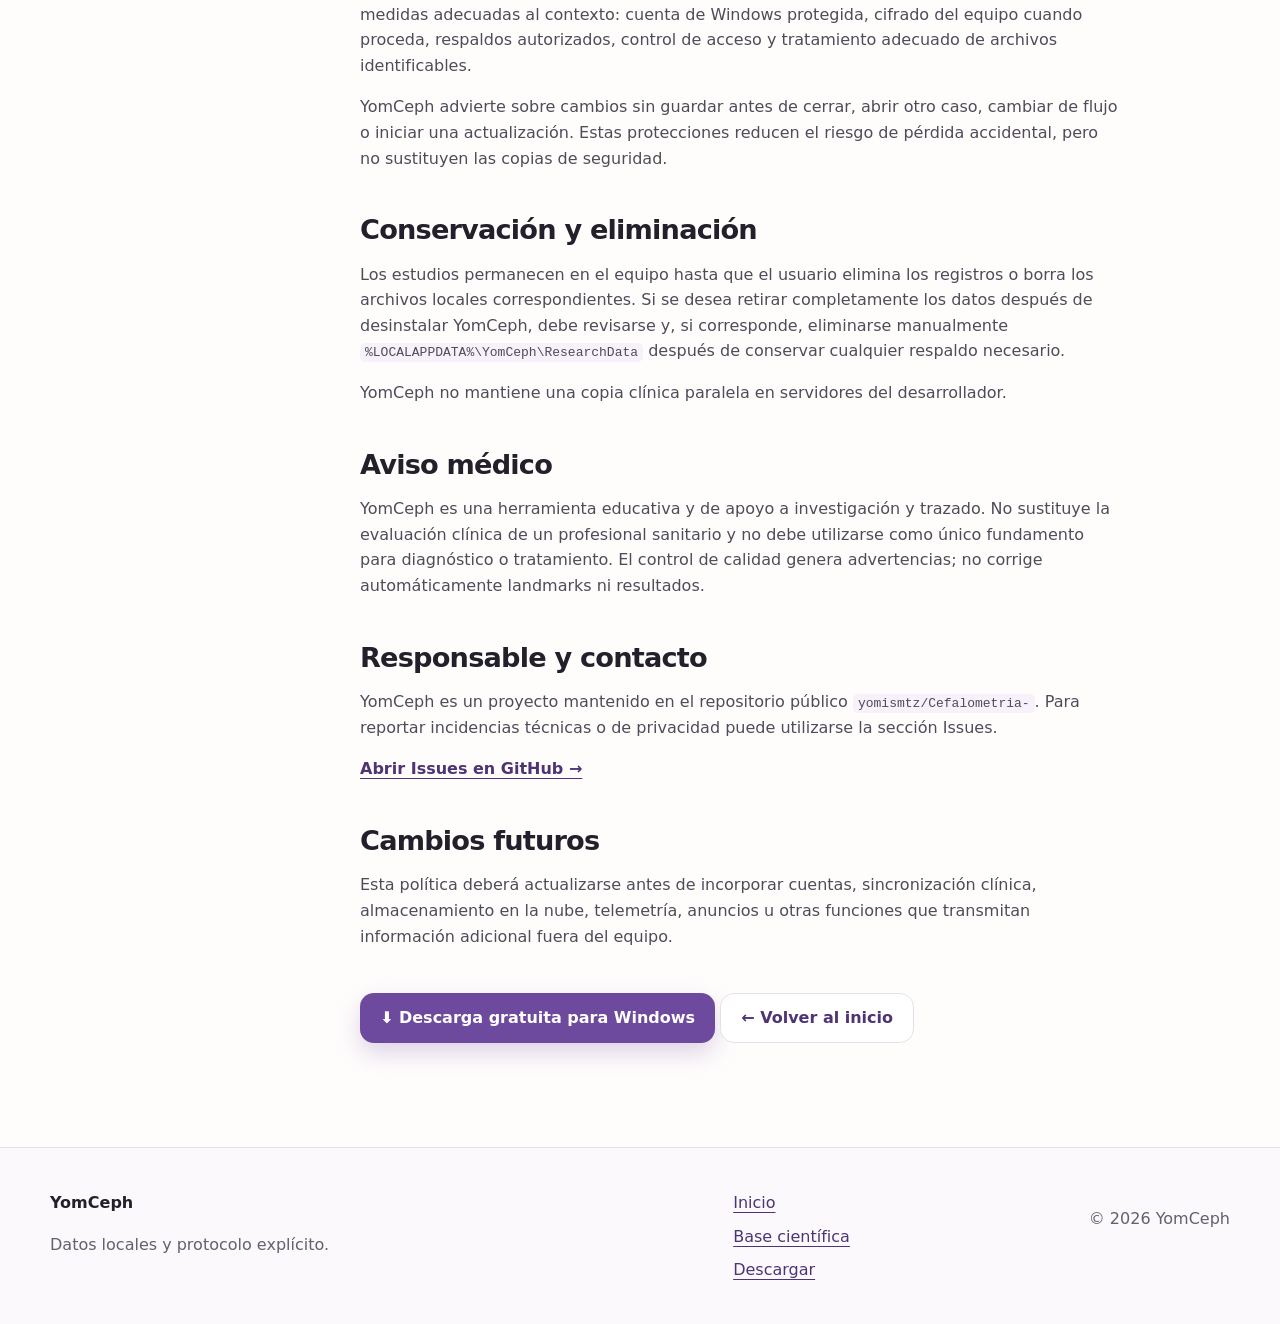
<file: website/privacy.html>
<!doctype html>
<html lang="es">
<head>
  <meta charset="utf-8">
  <meta name="viewport" content="width=device-width,initial-scale=1">
  <meta name="theme-color" content="#6E4A9E">
  <meta name="referrer" content="strict-origin-when-cross-origin">
  <meta name="description" content="Política de privacidad de YomCeph Desktop y del sitio público del proyecto.">
  <title>YomCeph · Política de privacidad</title>
  <link rel="stylesheet" href="styles.css"><link rel="stylesheet" href="v120.css">
</head>
<body>
<header class="site-header"><div class="container nav-wrap"><a class="brand" href="index.html"><span class="brand-mark" aria-hidden="true">YC</span><span>YomCeph</span></a><nav class="main-nav" aria-label="Navegación principal"><a href="index.html">Inicio</a><a href="science.html">Base científica</a><a href="https://github.com/yomismtz/Cefalometria-/releases/latest/download/YomCeph_Desktop_Setup.exe">Descargar</a></nav></div></header>
<main>
<section class="page-hero"><div class="container narrow"><span class="eyebrow">Privacidad</span><h1>Política de privacidad de YomCeph</h1><p>Última actualización: 11 de septiembre de 2026. Esta política describe YomCeph Desktop v0.12.6 y el sitio público del proyecto.</p><p><a class="button primary" href="https://github.com/yomismtz/Cefalometria-/releases/latest/download/YomCeph_Desktop_Setup.exe">⬇ Descargar YomCeph Desktop para Windows</a> <a class="button secondary" href="https://github.com/yomismtz/Cefalometria-/releases/latest/download/YomCeph_Desktop_Setup.exe.sha256">SHA-256</a></p></div></section>
<section class="section"><div class="container policy-layout">
<nav class="policy-nav" aria-label="Secciones"><a href="#resumen">Resumen</a><a href="#datos">Datos</a><a href="#almacenamiento">Almacenamiento</a><a href="#sitio">Sitio web</a><a href="#actualizaciones">Actualizaciones</a><a href="#personalizacion">Personalización</a><a href="#exportacion">Exportación</a><a href="#investigacion">Investigación</a><a href="#seguridad">Seguridad</a><a href="#eliminacion">Eliminación</a><a href="#medico">Aviso médico</a><a href="#contacto">Contacto</a></nav>
<div class="policy-content">
<section id="resumen"><h2>Resumen</h2><div class="policy-callout"><strong>YomCeph no requiere cuenta, no incluye anuncios, no usa analítica de uso del desarrollador y no sube automáticamente radiografías, datos de pacientes, landmarks ni resultados.</strong></div><p>El trabajo clínico y de investigación se procesa localmente. Las únicas conexiones de red de YomCeph Desktop v0.12.6 son las necesarias para consultar y, con autorización del usuario, descargar actualizaciones oficiales desde GitHub Releases.</p></section>
<section id="datos"><h2>Datos que puede manejar la aplicación</h2><p>YomCeph trabaja con información que el usuario introduce o selecciona: radiografías e imágenes, archivos PDF, identificadores de caso, edad, fechas, sexo registrado, identidad de género opcional, país o institución si el usuario decide registrarlos, grupos del estudio, landmarks, calibración, resultados cefalométricos, avisos de control de calidad, estado de elegibilidad, motivos de exclusión y metadatos del protocolo.</p><p>Una radiografía y los datos asociados a un paciente pueden constituir información personal y de salud. Para docencia e investigación se recomienda utilizar identificadores codificados y radiografías anonimizadas siempre que sea posible.</p></section>
<section id="finalidad"><h2>Finalidad</h2><p>Los datos se utilizan únicamente para las funciones que solicita el usuario: abrir y visualizar radiografías, colocar landmarks, calibrar, calcular mediciones, revisar control de calidad, guardar casos, documentar inclusión/exclusión, organizar investigaciones y exportar resultados.</p></section>
<section id="almacenamiento"><h2>Procesamiento y almacenamiento local</h2><p>En Windows, YomCeph conserva la base de datos y los archivos de trabajo fuera de la carpeta de instalación, dentro del perfil local del usuario. La ruta principal actual es <code>%LOCALAPPDATA%\YomCeph\ResearchData</code>. Allí pueden existir la base SQLite, copias de radiografías asociadas a casos, imágenes importadas desde PDF, respaldos, preferencias visuales y archivos temporales de actualización.</p><p>Separar los datos de la carpeta del programa permite actualizar o reinstalar YomCeph sin sustituir automáticamente la base clínica. <strong>Desinstalar la aplicación no elimina por defecto la carpeta de datos del usuario.</strong></p></section>
<section id="sitio"><h2>Sitio web público</h2><p>El sitio de YomCeph es estático y no incorpora cookies publicitarias, píxeles de seguimiento ni analítica propia de YomCeph. Las descargas se sirven desde GitHub Releases.</p><p>Al visitar el sitio o descargar un instalador, GitHub puede procesar los datos técnicos normales necesarios para prestar el servicio, como dirección IP, fecha/hora, agente de usuario y URL solicitada, de acuerdo con sus propias políticas. El sitio no tiene acceso a la base local de YomCeph ni a las radiografías guardadas en el equipo.</p></section>
<section id="actualizaciones"><h2>Comprobación y descarga de actualizaciones</h2><p>YomCeph Desktop consulta automáticamente la API pública de GitHub Releases poco después de iniciar para saber si existe una versión nueva. Esa consulta no contiene radiografías, identificadores de pacientes, datos de casos, landmarks, protocolos ni resultados.</p><p>Si existe una versión más reciente, YomCeph informa al usuario y solicita confirmación antes de instalarla. El instalador y su archivo de verificación se descargan mediante HTTPS desde la publicación oficial. La aplicación calcula y compara el <strong>SHA-256</strong> antes de ejecutar el instalador. Si hay un caso con cambios sin guardar, la instalación no comienza. Si no hay conexión, YomCeph continúa funcionando localmente.</p></section>
<section id="personalizacion"><h2>Preferencias de personalización</h2><p>YomCeph permite elegir tipografía, tamaño de letra y una de cinco paletas visuales. Estas preferencias se guardan localmente y no contienen radiografías, resultados ni identificadores clínicos.</p><p>La personalización sólo modifica la apariencia de la interfaz. No altera la radiografía, coordenadas de landmarks, calibración, fórmulas, referencias seleccionadas ni resultados.</p></section>
<section id="exportacion"><h2>Exportación y compartición</h2><p>El usuario puede generar Excel, CSV, sintaxis <code>.sps</code> para IBM SPSS, imágenes u otros informes disponibles. Esos archivos sólo salen del flujo local cuando el usuario decide guardarlos, copiarlos o compartirlos.</p></section>
<section id="investigacion"><h2>Investigación</h2><p>YomCeph permite definir protocolos con muestra, rango de edad, país/procedencia, criterios, grupos y variables cefalométricas. El investigador puede intentar el trazado antes de completar la ficha final del sujeto. Al finalizar, YomCeph puede derivar criterios objetivos de edad, país, landmarks requeridos y necesidad de calibración, y permite documentar causas radiográficas adicionales de exclusión.</p><p>Los motivos de exclusión se almacenan localmente junto con el caso para trazabilidad. Los casos excluidos pueden conservarse en la base, pero se distinguen de la muestra incluida. La aprobación ética, consentimiento/autorizaciones y base legal del tratamiento siguen correspondiendo al investigador y a su institución.</p><p>YomCeph no convierte automáticamente una medición cefalométrica en una enfermedad. Las referencias pueden variar según método, edad, sexo y población, y la interpretación clínica requiere juicio profesional.</p></section>
<section id="seguridad"><h2>Seguridad</h2><p>YomCeph no cifra por sí sola todo el dispositivo. El usuario o su institución deben aplicar las medidas adecuadas al contexto: cuenta de Windows protegida, cifrado del equipo cuando proceda, respaldos autorizados, control de acceso y tratamiento adecuado de archivos identificables.</p><p>YomCeph advierte sobre cambios sin guardar antes de cerrar, abrir otro caso, cambiar de flujo o iniciar una actualización. Estas protecciones reducen el riesgo de pérdida accidental, pero no sustituyen las copias de seguridad.</p></section>
<section id="eliminacion"><h2>Conservación y eliminación</h2><p>Los estudios permanecen en el equipo hasta que el usuario elimina los registros o borra los archivos locales correspondientes. Si se desea retirar completamente los datos después de desinstalar YomCeph, debe revisarse y, si corresponde, eliminarse manualmente <code>%LOCALAPPDATA%\YomCeph\ResearchData</code> después de conservar cualquier respaldo necesario.</p><p>YomCeph no mantiene una copia clínica paralela en servidores del desarrollador.</p></section>
<section id="medico"><h2>Aviso médico</h2><p>YomCeph es una herramienta educativa y de apoyo a investigación y trazado. No sustituye la evaluación clínica de un profesional sanitario y no debe utilizarse como único fundamento para diagnóstico o tratamiento. El control de calidad genera advertencias; no corrige automáticamente landmarks ni resultados.</p></section>
<section id="contacto"><h2>Responsable y contacto</h2><p>YomCeph es un proyecto mantenido en el repositorio público <code>yomismtz/Cefalometria-</code>. Para reportar incidencias técnicas o de privacidad puede utilizarse la sección Issues.</p><p><a class="text-link dark-link" href="https://github.com/yomismtz/Cefalometria-/issues">Abrir Issues en GitHub →</a></p></section>
<section id="cambios"><h2>Cambios futuros</h2><p>Esta política deberá actualizarse antes de incorporar cuentas, sincronización clínica, almacenamiento en la nube, telemetría, anuncios u otras funciones que transmitan información adicional fuera del equipo.</p></section>
<p><a class="button primary" href="https://github.com/yomismtz/Cefalometria-/releases/latest/download/YomCeph_Desktop_Setup.exe">⬇ Descarga gratuita para Windows</a> <a class="button secondary" href="index.html">← Volver al inicio</a></p>
</div></div></section>
</main>
<footer class="site-footer"><div class="container footer-grid"><div><strong>YomCeph</strong><p>Datos locales y protocolo explícito.</p></div><div><a href="index.html">Inicio</a><a href="science.html">Base científica</a><a href="https://github.com/yomismtz/Cefalometria-/releases/latest/download/YomCeph_Desktop_Setup.exe">Descargar</a></div><p>© 2026 YomCeph</p></div></footer>
</body></html>
</file>
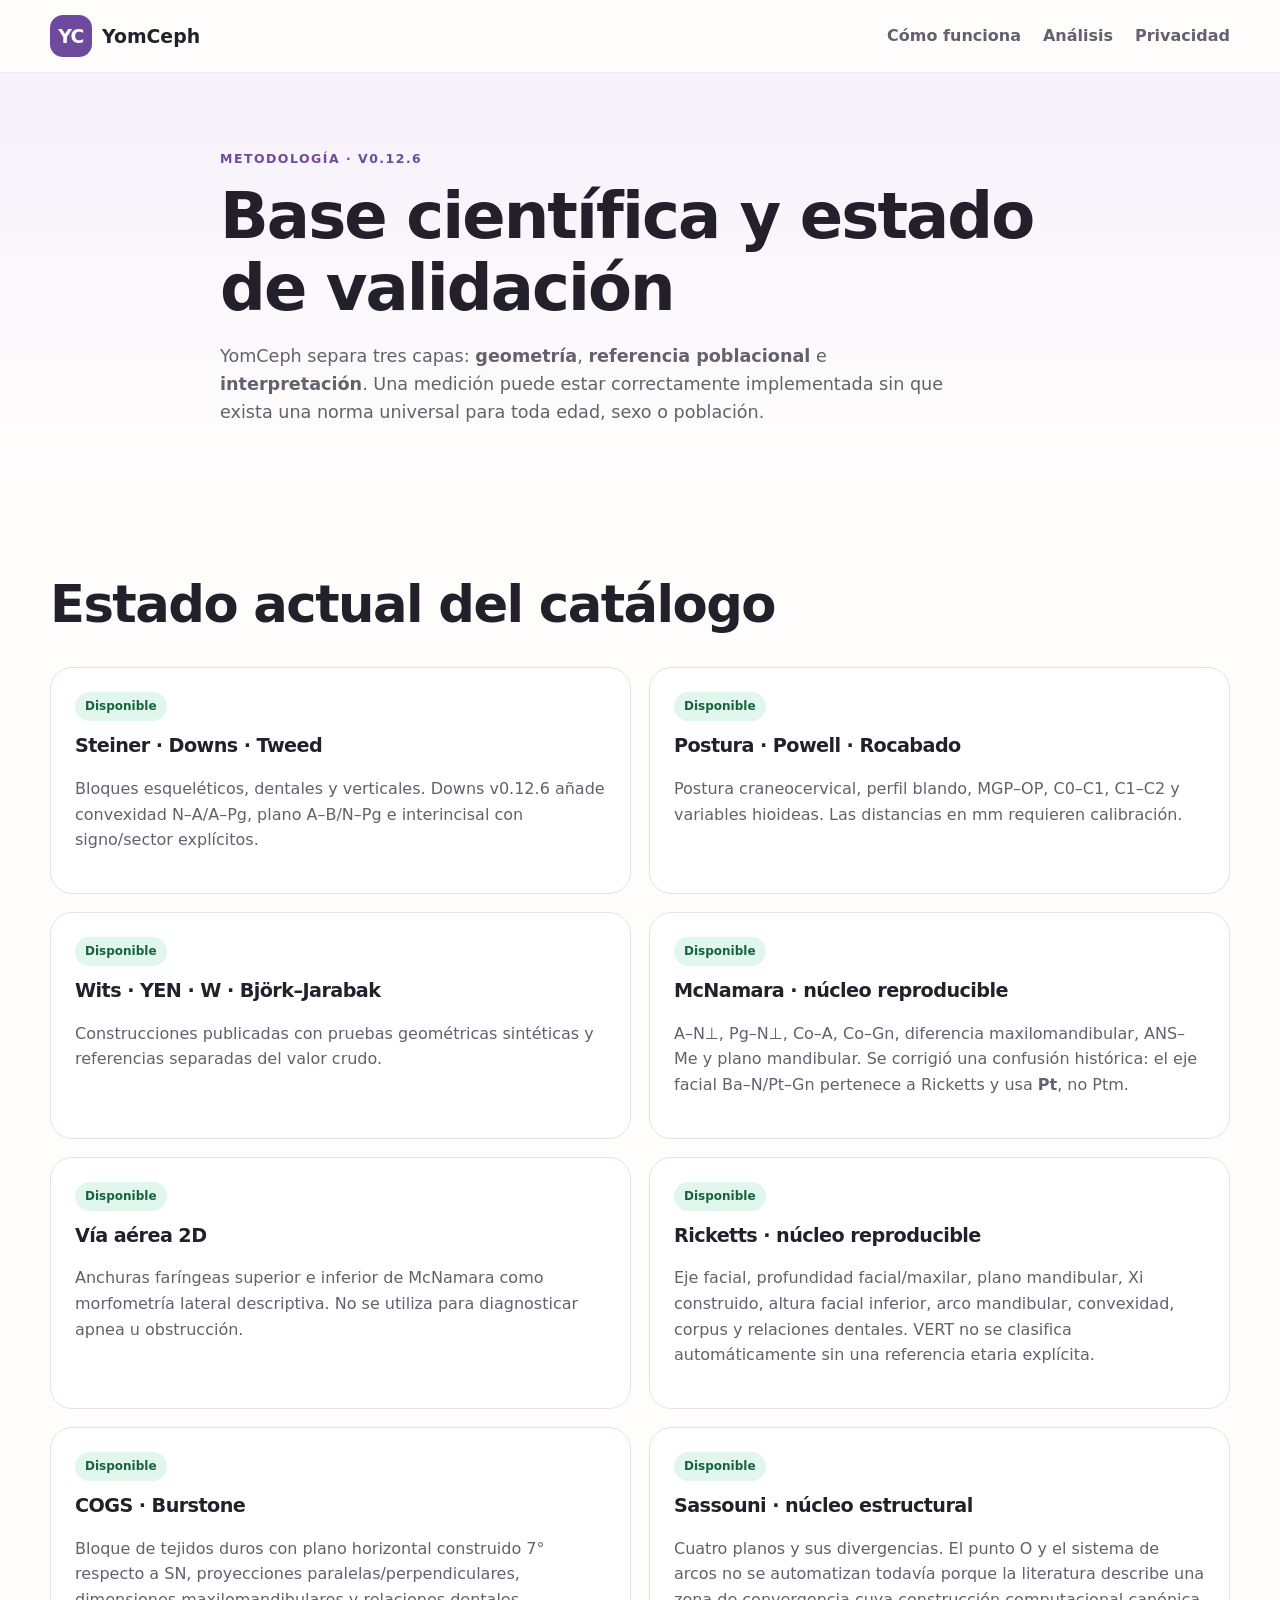
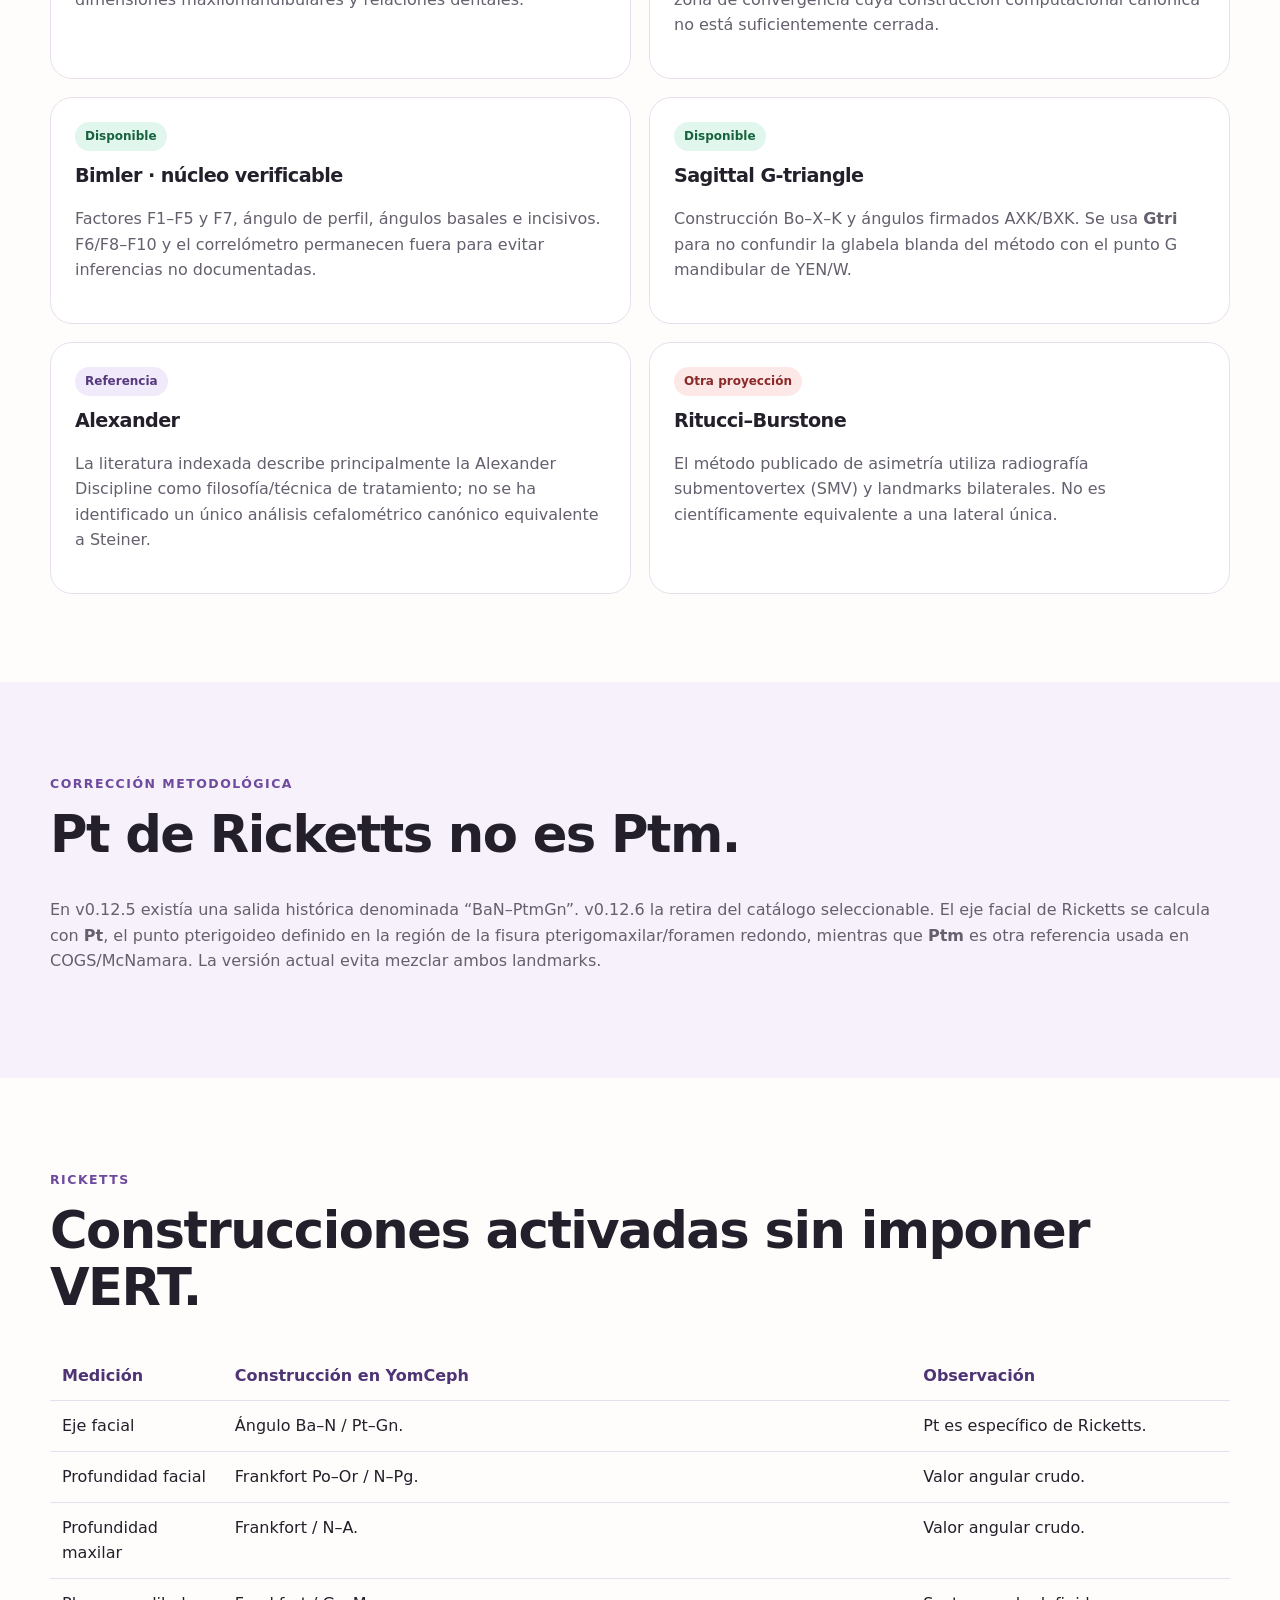
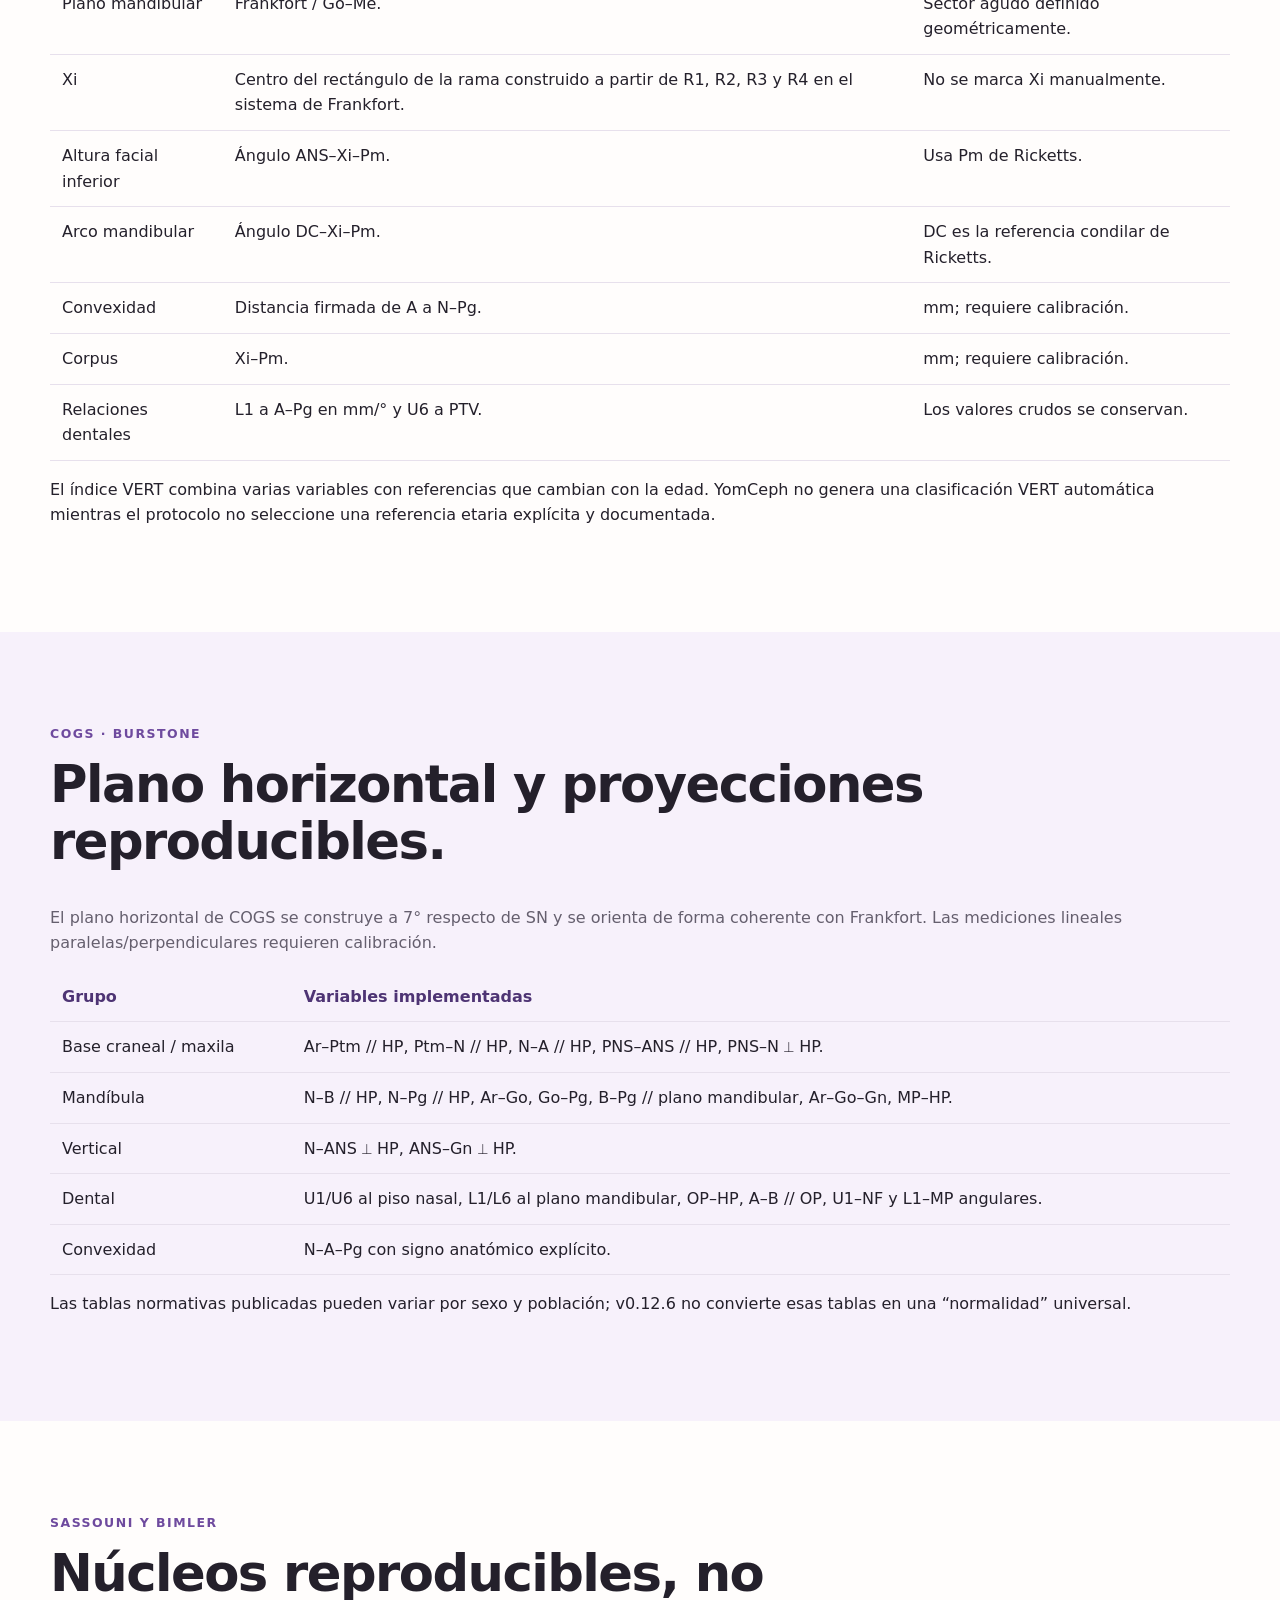
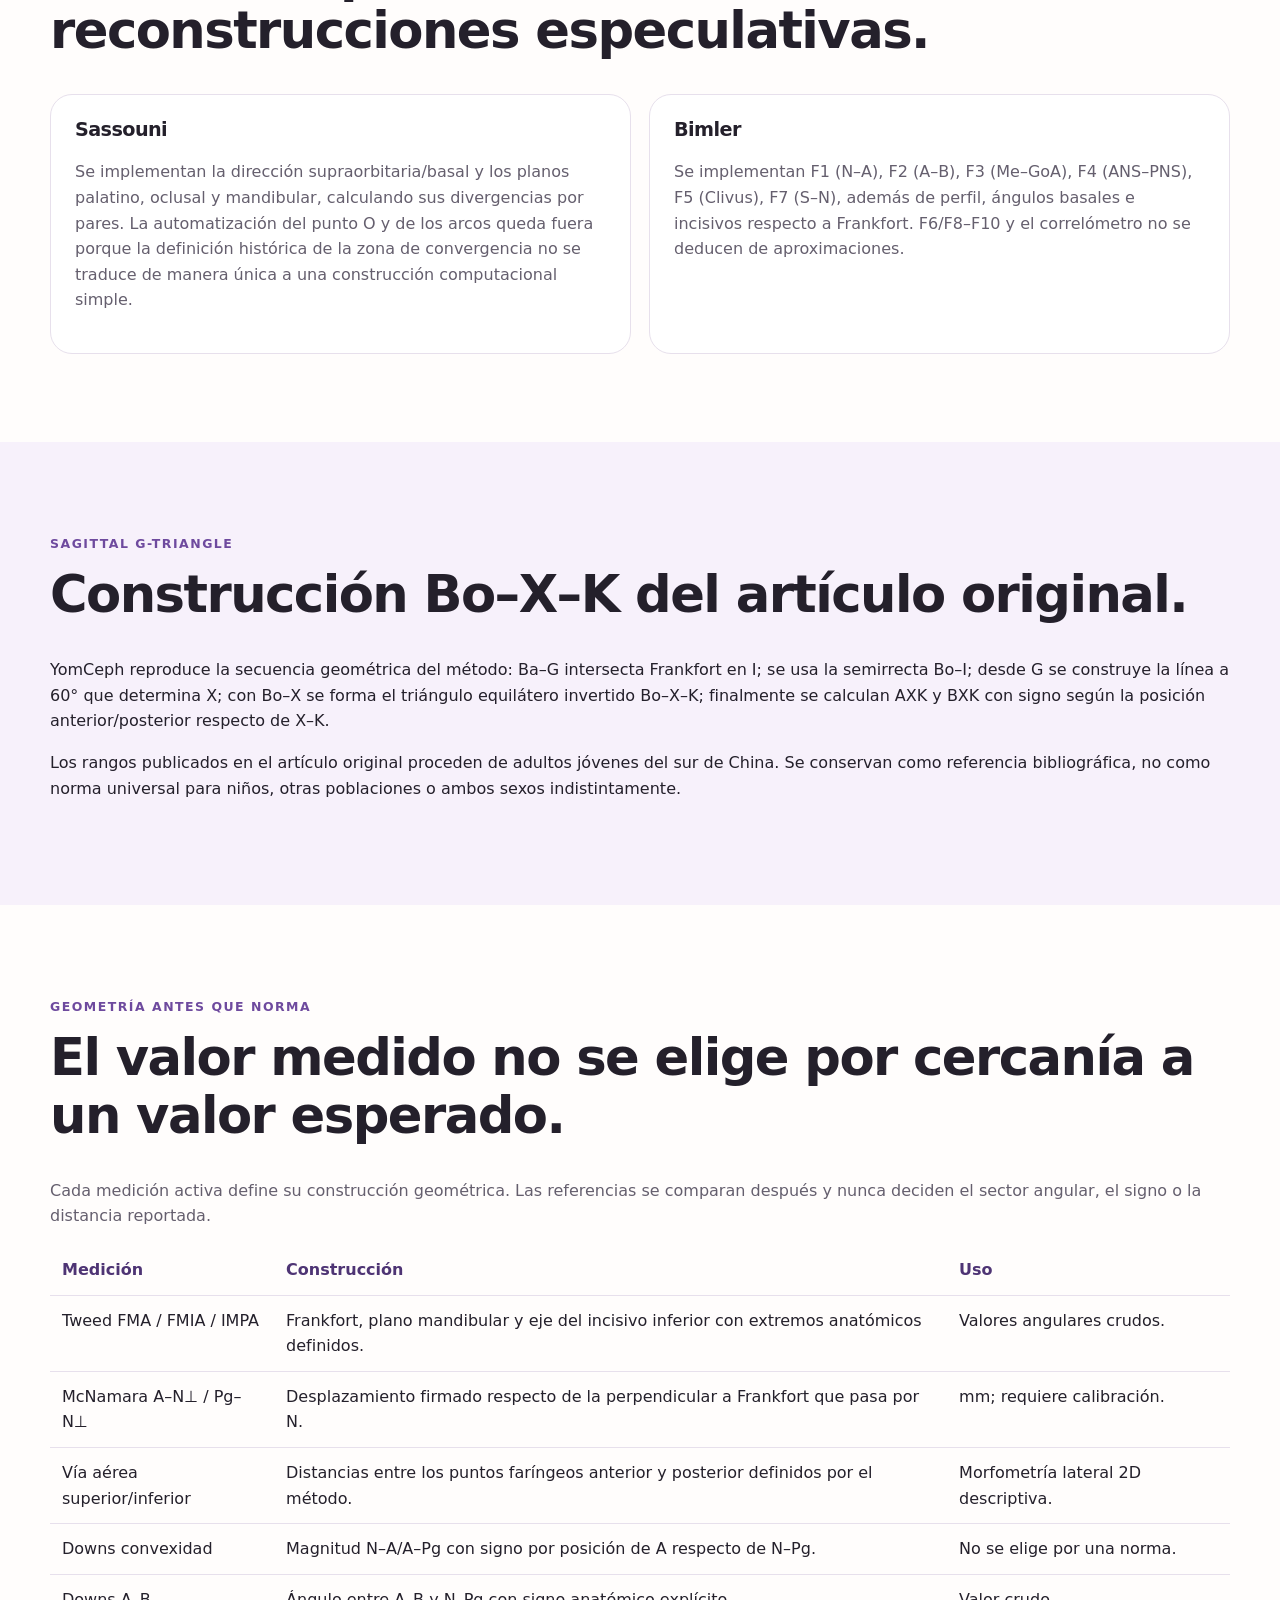
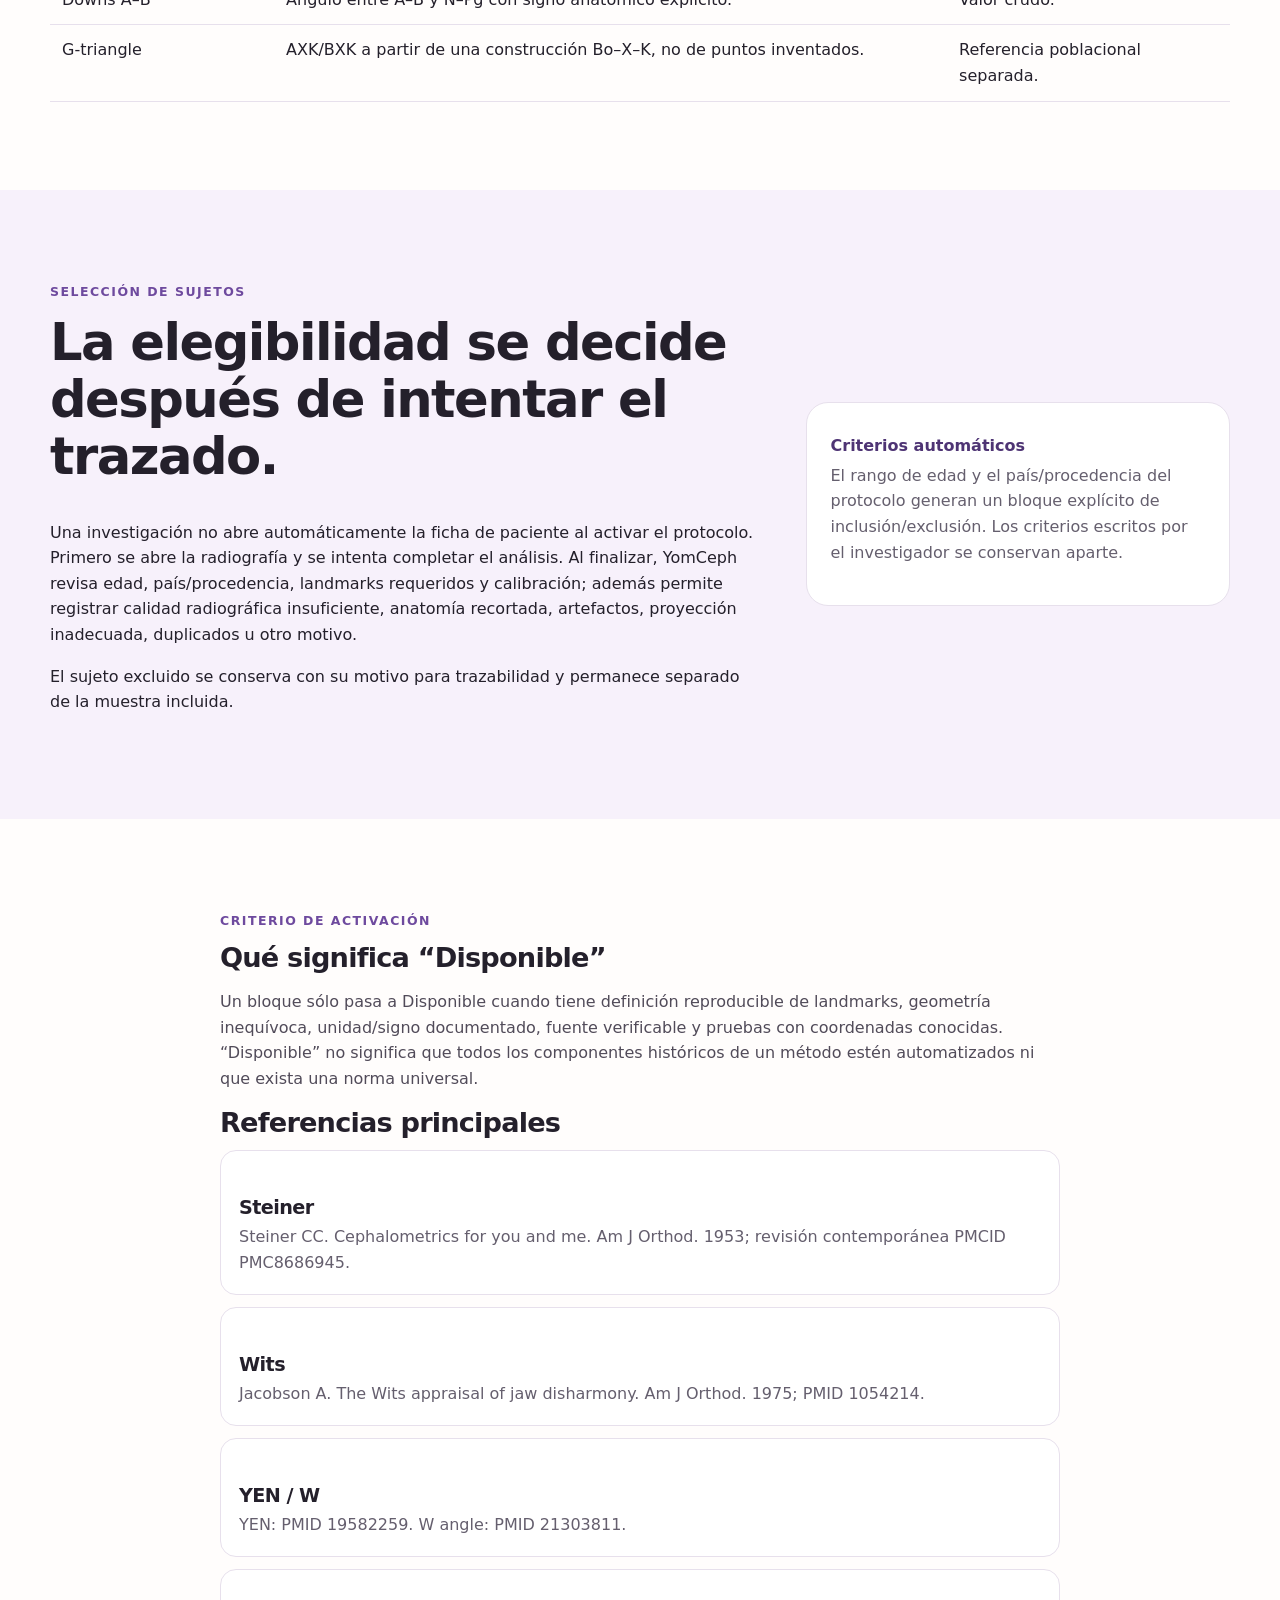
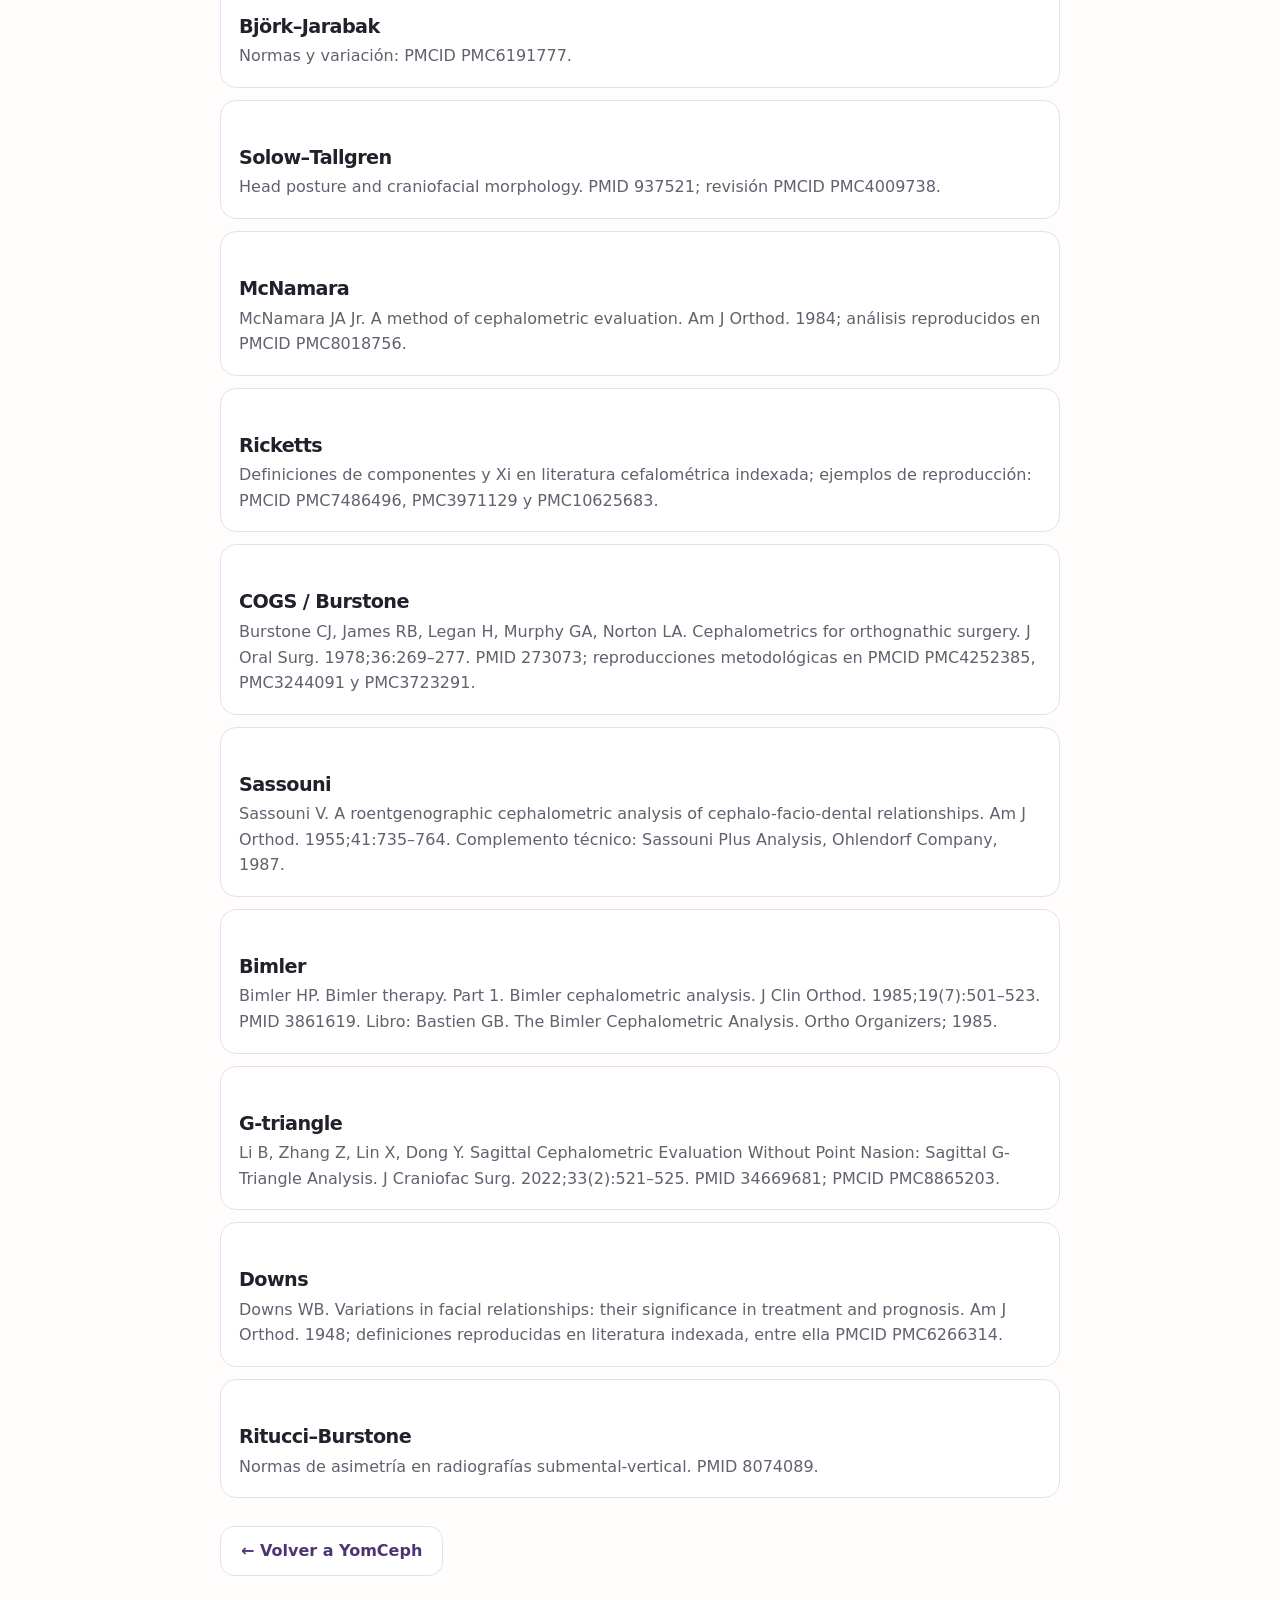
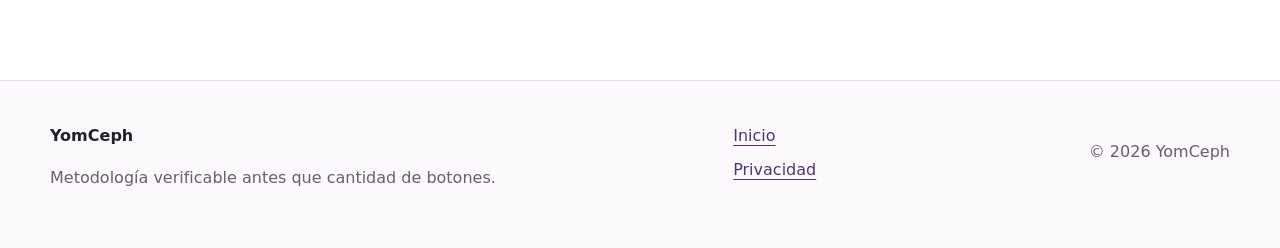
<file: website/science.html>
<!doctype html>
<html lang="es">
<head><meta charset="utf-8"><meta name="viewport" content="width=device-width,initial-scale=1"><meta name="theme-color" content="#6E4A9E"><title>YomCeph · Base científica</title><link rel="stylesheet" href="styles.css"><link rel="stylesheet" href="v120.css"></head>
<body>
<header class="site-header"><div class="container nav-wrap"><a class="brand" href="index.html"><span class="brand-mark">YC</span><span>YomCeph</span></a><nav class="main-nav"><a href="index.html#flujo">Cómo funciona</a><a href="index.html#analisis">Análisis</a><a href="privacy.html">Privacidad</a></nav></div></header>
<main>
<section class="page-hero"><div class="container narrow"><span class="eyebrow">Metodología · v0.12.6</span><h1>Base científica y estado de validación</h1><p>YomCeph separa tres capas: <strong>geometría</strong>, <strong>referencia poblacional</strong> e <strong>interpretación</strong>. Una medición puede estar correctamente implementada sin que exista una norma universal para toda edad, sexo o población.</p></div></section>

<section class="section"><div class="container"><h2>Estado actual del catálogo</h2><div class="analysis-grid">
<article><span class="status active">Disponible</span><h3>Steiner · Downs · Tweed</h3><p>Bloques esqueléticos, dentales y verticales. Downs v0.12.6 añade convexidad N–A/A–Pg, plano A–B/N–Pg e interincisal con signo/sector explícitos.</p></article>
<article><span class="status active">Disponible</span><h3>Postura · Powell · Rocabado</h3><p>Postura craneocervical, perfil blando, MGP–OP, C0–C1, C1–C2 y variables hioideas. Las distancias en mm requieren calibración.</p></article>
<article><span class="status active">Disponible</span><h3>Wits · YEN · W · Björk–Jarabak</h3><p>Construcciones publicadas con pruebas geométricas sintéticas y referencias separadas del valor crudo.</p></article>
<article><span class="status active">Disponible</span><h3>McNamara · núcleo reproducible</h3><p>A–N⊥, Pg–N⊥, Co–A, Co–Gn, diferencia maxilomandibular, ANS–Me y plano mandibular. Se corrigió una confusión histórica: el eje facial Ba–N/Pt–Gn pertenece a Ricketts y usa <strong>Pt</strong>, no Ptm.</p></article>
<article><span class="status active">Disponible</span><h3>Vía aérea 2D</h3><p>Anchuras faríngeas superior e inferior de McNamara como morfometría lateral descriptiva. No se utiliza para diagnosticar apnea u obstrucción.</p></article>
<article><span class="status active">Disponible</span><h3>Ricketts · núcleo reproducible</h3><p>Eje facial, profundidad facial/maxilar, plano mandibular, Xi construido, altura facial inferior, arco mandibular, convexidad, corpus y relaciones dentales. VERT no se clasifica automáticamente sin una referencia etaria explícita.</p></article>
<article><span class="status active">Disponible</span><h3>COGS · Burstone</h3><p>Bloque de tejidos duros con plano horizontal construido 7° respecto a SN, proyecciones paralelas/perpendiculares, dimensiones maxilomandibulares y relaciones dentales.</p></article>
<article><span class="status active">Disponible</span><h3>Sassouni · núcleo estructural</h3><p>Cuatro planos y sus divergencias. El punto O y el sistema de arcos no se automatizan todavía porque la literatura describe una zona de convergencia cuya construcción computacional canónica no está suficientemente cerrada.</p></article>
<article><span class="status active">Disponible</span><h3>Bimler · núcleo verificable</h3><p>Factores F1–F5 y F7, ángulo de perfil, ángulos basales e incisivos. F6/F8–F10 y el correlómetro permanecen fuera para evitar inferencias no documentadas.</p></article>
<article><span class="status active">Disponible</span><h3>Sagittal G-triangle</h3><p>Construcción Bo–X–K y ángulos firmados AXK/BXK. Se usa <strong>Gtri</strong> para no confundir la glabela blanda del método con el punto G mandibular de YEN/W.</p></article>
<article><span class="status reference">Referencia</span><h3>Alexander</h3><p>La literatura indexada describe principalmente la Alexander Discipline como filosofía/técnica de tratamiento; no se ha identificado un único análisis cefalométrico canónico equivalente a Steiner.</p></article>
<article><span class="status projection">Otra proyección</span><h3>Ritucci–Burstone</h3><p>El método publicado de asimetría utiliza radiografía submentovertex (SMV) y landmarks bilaterales. No es científicamente equivalente a una lateral única.</p></article>
</div></div></section>

<section class="section soft-section"><div class="container"><span class="eyebrow">Corrección metodológica</span><h2>Pt de Ricketts no es Ptm.</h2><p class="section-lead">En v0.12.5 existía una salida histórica denominada “BaN–PtmGn”. v0.12.6 la retira del catálogo seleccionable. El eje facial de Ricketts se calcula con <strong>Pt</strong>, el punto pterigoideo definido en la región de la fisura pterigomaxilar/foramen redondo, mientras que <strong>Ptm</strong> es otra referencia usada en COGS/McNamara. La versión actual evita mezclar ambos landmarks.</p></div></section>

<section class="section"><div class="container"><span class="eyebrow">Ricketts</span><h2>Construcciones activadas sin imponer VERT.</h2><table class="science-table"><thead><tr><th>Medición</th><th>Construcción en YomCeph</th><th>Observación</th></tr></thead><tbody>
<tr><td>Eje facial</td><td>Ángulo Ba–N / Pt–Gn.</td><td>Pt es específico de Ricketts.</td></tr>
<tr><td>Profundidad facial</td><td>Frankfort Po–Or / N–Pg.</td><td>Valor angular crudo.</td></tr>
<tr><td>Profundidad maxilar</td><td>Frankfort / N–A.</td><td>Valor angular crudo.</td></tr>
<tr><td>Plano mandibular</td><td>Frankfort / Go–Me.</td><td>Sector agudo definido geométricamente.</td></tr>
<tr><td>Xi</td><td>Centro del rectángulo de la rama construido a partir de R1, R2, R3 y R4 en el sistema de Frankfort.</td><td>No se marca Xi manualmente.</td></tr>
<tr><td>Altura facial inferior</td><td>Ángulo ANS–Xi–Pm.</td><td>Usa Pm de Ricketts.</td></tr>
<tr><td>Arco mandibular</td><td>Ángulo DC–Xi–Pm.</td><td>DC es la referencia condilar de Ricketts.</td></tr>
<tr><td>Convexidad</td><td>Distancia firmada de A a N–Pg.</td><td>mm; requiere calibración.</td></tr>
<tr><td>Corpus</td><td>Xi–Pm.</td><td>mm; requiere calibración.</td></tr>
<tr><td>Relaciones dentales</td><td>L1 a A–Pg en mm/° y U6 a PTV.</td><td>Los valores crudos se conservan.</td></tr>
</tbody></table><p>El índice VERT combina varias variables con referencias que cambian con la edad. YomCeph no genera una clasificación VERT automática mientras el protocolo no seleccione una referencia etaria explícita y documentada.</p></div></section>

<section class="section soft-section"><div class="container"><span class="eyebrow">COGS · Burstone</span><h2>Plano horizontal y proyecciones reproducibles.</h2><p class="section-lead">El plano horizontal de COGS se construye a 7° respecto de SN y se orienta de forma coherente con Frankfort. Las mediciones lineales paralelas/perpendiculares requieren calibración.</p><table class="science-table"><thead><tr><th>Grupo</th><th>Variables implementadas</th></tr></thead><tbody>
<tr><td>Base craneal / maxila</td><td>Ar–Ptm // HP, Ptm–N // HP, N–A // HP, PNS–ANS // HP, PNS–N ⟂ HP.</td></tr>
<tr><td>Mandíbula</td><td>N–B // HP, N–Pg // HP, Ar–Go, Go–Pg, B–Pg // plano mandibular, Ar–Go–Gn, MP–HP.</td></tr>
<tr><td>Vertical</td><td>N–ANS ⟂ HP, ANS–Gn ⟂ HP.</td></tr>
<tr><td>Dental</td><td>U1/U6 al piso nasal, L1/L6 al plano mandibular, OP–HP, A–B // OP, U1–NF y L1–MP angulares.</td></tr>
<tr><td>Convexidad</td><td>N–A–Pg con signo anatómico explícito.</td></tr>
</tbody></table><p>Las tablas normativas publicadas pueden variar por sexo y población; v0.12.6 no convierte esas tablas en una “normalidad” universal.</p></div></section>

<section class="section"><div class="container"><span class="eyebrow">Sassouni y Bimler</span><h2>Núcleos reproducibles, no reconstrucciones especulativas.</h2><div class="research-grid"><div class="protocol-card"><h3>Sassouni</h3><p>Se implementan la dirección supraorbitaria/basal y los planos palatino, oclusal y mandibular, calculando sus divergencias por pares. La automatización del punto O y de los arcos queda fuera porque la definición histórica de la zona de convergencia no se traduce de manera única a una construcción computacional simple.</p></div><div class="protocol-card"><h3>Bimler</h3><p>Se implementan F1 (N–A), F2 (A–B), F3 (Me–GoA), F4 (ANS–PNS), F5 (Clivus), F7 (S–N), además de perfil, ángulos basales e incisivos respecto a Frankfort. F6/F8–F10 y el correlómetro no se deducen de aproximaciones.</p></div></div></div></section>

<section class="section soft-section"><div class="container"><span class="eyebrow">Sagittal G-triangle</span><h2>Construcción Bo–X–K del artículo original.</h2><p>YomCeph reproduce la secuencia geométrica del método: Ba–G intersecta Frankfort en I; se usa la semirrecta Bo–I; desde G se construye la línea a 60° que determina X; con Bo–X se forma el triángulo equilátero invertido Bo–X–K; finalmente se calculan AXK y BXK con signo según la posición anterior/posterior respecto de X–K.</p><p>Los rangos publicados en el artículo original proceden de adultos jóvenes del sur de China. Se conservan como referencia bibliográfica, no como norma universal para niños, otras poblaciones o ambos sexos indistintamente.</p></div></section>

<section class="section"><div class="container"><span class="eyebrow">Geometría antes que norma</span><h2>El valor medido no se elige por cercanía a un valor esperado.</h2><p class="section-lead">Cada medición activa define su construcción geométrica. Las referencias se comparan después y nunca deciden el sector angular, el signo o la distancia reportada.</p><table class="science-table"><thead><tr><th>Medición</th><th>Construcción</th><th>Uso</th></tr></thead><tbody>
<tr><td>Tweed FMA / FMIA / IMPA</td><td>Frankfort, plano mandibular y eje del incisivo inferior con extremos anatómicos definidos.</td><td>Valores angulares crudos.</td></tr>
<tr><td>McNamara A–N⊥ / Pg–N⊥</td><td>Desplazamiento firmado respecto de la perpendicular a Frankfort que pasa por N.</td><td>mm; requiere calibración.</td></tr>
<tr><td>Vía aérea superior/inferior</td><td>Distancias entre los puntos faríngeos anterior y posterior definidos por el método.</td><td>Morfometría lateral 2D descriptiva.</td></tr>
<tr><td>Downs convexidad</td><td>Magnitud N–A/A–Pg con signo por posición de A respecto de N–Pg.</td><td>No se elige por una norma.</td></tr>
<tr><td>Downs A–B</td><td>Ángulo entre A–B y N–Pg con signo anatómico explícito.</td><td>Valor crudo.</td></tr>
<tr><td>G-triangle</td><td>AXK/BXK a partir de una construcción Bo–X–K, no de puntos inventados.</td><td>Referencia poblacional separada.</td></tr>
</tbody></table></div></section>

<section class="section soft-section"><div class="container notice-grid"><div><span class="eyebrow">Selección de sujetos</span><h2>La elegibilidad se decide después de intentar el trazado.</h2><p>Una investigación no abre automáticamente la ficha de paciente al activar el protocolo. Primero se abre la radiografía y se intenta completar el análisis. Al finalizar, YomCeph revisa edad, país/procedencia, landmarks requeridos y calibración; además permite registrar calidad radiográfica insuficiente, anatomía recortada, artefactos, proyección inadecuada, duplicados u otro motivo.</p><p>El sujeto excluido se conserva con su motivo para trazabilidad y permanece separado de la muestra incluida.</p></div><aside class="stat-card"><strong>Criterios automáticos</strong><p>El rango de edad y el país/procedencia del protocolo generan un bloque explícito de inclusión/exclusión. Los criterios escritos por el investigador se conservan aparte.</p></aside></div></section>

<section class="section"><div class="container narrow policy-content"><span class="eyebrow">Criterio de activación</span><h2>Qué significa “Disponible”</h2><p>Un bloque sólo pasa a Disponible cuando tiene definición reproducible de landmarks, geometría inequívoca, unidad/signo documentado, fuente verificable y pruebas con coordenadas conocidas. “Disponible” no significa que todos los componentes históricos de un método estén automatizados ni que exista una norma universal.</p><h2>Referencias principales</h2><div class="source-list">
<article><h3>Steiner</h3><p>Steiner CC. Cephalometrics for you and me. Am J Orthod. 1953; revisión contemporánea PMCID PMC8686945.</p></article>
<article><h3>Wits</h3><p>Jacobson A. The Wits appraisal of jaw disharmony. Am J Orthod. 1975; PMID 1054214.</p></article>
<article><h3>YEN / W</h3><p>YEN: PMID 19582259. W angle: PMID 21303811.</p></article>
<article><h3>Björk–Jarabak</h3><p>Normas y variación: PMCID PMC6191777.</p></article>
<article><h3>Solow–Tallgren</h3><p>Head posture and craniofacial morphology. PMID 937521; revisión PMCID PMC4009738.</p></article>
<article><h3>McNamara</h3><p>McNamara JA Jr. A method of cephalometric evaluation. Am J Orthod. 1984; análisis reproducidos en PMCID PMC8018756.</p></article>
<article><h3>Ricketts</h3><p>Definiciones de componentes y Xi en literatura cefalométrica indexada; ejemplos de reproducción: PMCID PMC7486496, PMC3971129 y PMC10625683.</p></article>
<article><h3>COGS / Burstone</h3><p>Burstone CJ, James RB, Legan H, Murphy GA, Norton LA. Cephalometrics for orthognathic surgery. J Oral Surg. 1978;36:269–277. PMID 273073; reproducciones metodológicas en PMCID PMC4252385, PMC3244091 y PMC3723291.</p></article>
<article><h3>Sassouni</h3><p>Sassouni V. A roentgenographic cephalometric analysis of cephalo-facio-dental relationships. Am J Orthod. 1955;41:735–764. Complemento técnico: Sassouni Plus Analysis, Ohlendorf Company, 1987.</p></article>
<article><h3>Bimler</h3><p>Bimler HP. Bimler therapy. Part 1. Bimler cephalometric analysis. J Clin Orthod. 1985;19(7):501–523. PMID 3861619. Libro: Bastien GB. The Bimler Cephalometric Analysis. Ortho Organizers; 1985.</p></article>
<article><h3>G-triangle</h3><p>Li B, Zhang Z, Lin X, Dong Y. Sagittal Cephalometric Evaluation Without Point Nasion: Sagittal G-Triangle Analysis. J Craniofac Surg. 2022;33(2):521–525. PMID 34669681; PMCID PMC8865203.</p></article>
<article><h3>Downs</h3><p>Downs WB. Variations in facial relationships: their significance in treatment and prognosis. Am J Orthod. 1948; definiciones reproducidas en literatura indexada, entre ella PMCID PMC6266314.</p></article>
<article><h3>Ritucci–Burstone</h3><p>Normas de asimetría en radiografías submental-vertical. PMID 8074089.</p></article>
</div><p style="margin-top:28px"><a class="button secondary" href="index.html">← Volver a YomCeph</a></p></div></section>
</main>
<footer class="site-footer"><div class="container footer-grid"><div><strong>YomCeph</strong><p>Metodología verificable antes que cantidad de botones.</p></div><div><a href="index.html">Inicio</a><a href="privacy.html">Privacidad</a></div><p>© 2026 YomCeph</p></div></footer>
</body></html>
</file>
<file: website/styles.css>
:root {
  --purple: #6E4A9E;
  --purple-dark: #4E3474;
  --lilac: #DCCCF2;
  --lilac-soft: #F7F1FB;
  --mint: #DDF4EA;
  --turq: #43B9A8;
  --gold: #D6AD55;
  --gold-dark: #8F6B1E;
  --ink: #24202B;
  --muted: #655F6E;
  --line: #E7E0EC;
  --white: #FFFDFC;
  --surface: #FFFFFF;
  --max: 1180px;
  --radius: 24px;
  --shadow: 0 18px 55px rgba(78, 52, 116, .11);
}

* { box-sizing: border-box; }
html { scroll-behavior: smooth; }
body {
  margin: 0;
  font-family: Inter, ui-sans-serif, system-ui, -apple-system, BlinkMacSystemFont, "Segoe UI", sans-serif;
  color: var(--ink);
  background: var(--white);
  line-height: 1.6;
}
a { color: inherit; }
button, a { -webkit-tap-highlight-color: transparent; }
button, input, select, textarea { font: inherit; }
:focus-visible { outline: 3px solid var(--turq); outline-offset: 3px; }

.skip-link {
  position: fixed;
  top: 8px;
  left: 8px;
  transform: translateY(-160%);
  background: var(--purple-dark);
  color: white;
  padding: 10px 14px;
  border-radius: 10px;
  z-index: 999;
}
.skip-link:focus { transform: translateY(0); }

.container { width: min(calc(100% - 36px), var(--max)); margin: 0 auto; }
.narrow { max-width: 840px; }

.site-header {
  position: sticky;
  top: 0;
  z-index: 30;
  border-bottom: 1px solid rgba(110, 74, 158, .11);
  background: rgba(255, 253, 252, .93);
  backdrop-filter: blur(14px);
}
.nav-wrap { min-height: 72px; display: flex; align-items: center; gap: 28px; }
.brand { display: inline-flex; align-items: center; gap: 10px; font-weight: 800; text-decoration: none; font-size: 1.18rem; }
.brand-mark, .mini-logo {
  display: inline-grid;
  place-items: center;
  border-radius: 13px;
  background: var(--purple);
  color: white;
  font-weight: 900;
  letter-spacing: -.04em;
}
.brand-mark { width: 42px; height: 42px; }
.main-nav { display: flex; gap: 22px; margin-left: auto; }
.main-nav a { text-decoration: none; color: var(--muted); font-weight: 650; }
.main-nav a:hover { color: var(--purple); }
.language-button {
  min-width: 48px;
  min-height: 44px;
  border: 1px solid var(--line);
  border-radius: 13px;
  background: white;
  color: var(--purple-dark);
  cursor: pointer;
  font-weight: 800;
}

.hero {
  position: relative;
  overflow: hidden;
  padding: 92px 0 80px;
  background:
    radial-gradient(circle at 90% 8%, rgba(67,185,168,.22), transparent 25%),
    radial-gradient(circle at 10% 40%, rgba(220,204,242,.55), transparent 28%),
    linear-gradient(180deg, #FFFDFC 0%, #FBF8FD 100%);
}
.hero::after {
  content: "";
  position: absolute;
  width: 360px;
  height: 360px;
  right: -160px;
  bottom: -180px;
  border: 50px solid rgba(214, 173, 85, .12);
  border-radius: 50%;
}
.hero-grid { display: grid; grid-template-columns: minmax(0, 1.15fr) minmax(330px, .85fr); gap: 70px; align-items: center; }
.eyebrow {
  display: inline-block;
  color: var(--purple);
  font-size: .78rem;
  font-weight: 850;
  letter-spacing: .12em;
  text-transform: uppercase;
  margin-bottom: 12px;
}
h1, h2, h3 { line-height: 1.12; letter-spacing: -.03em; margin-top: 0; }
h1 { font-size: clamp(2.65rem, 6vw, 5.2rem); max-width: 880px; margin-bottom: 24px; }
h2 { font-size: clamp(2rem, 4vw, 3.5rem); margin-bottom: 34px; }
h3 { font-size: 1.2rem; }
.hero-copy { font-size: clamp(1.08rem, 2vw, 1.32rem); color: var(--muted); max-width: 760px; margin-bottom: 28px; }
.hero-actions { display: flex; flex-wrap: wrap; gap: 12px; }
.button {
  display: inline-flex;
  align-items: center;
  justify-content: center;
  min-height: 50px;
  padding: 0 20px;
  border-radius: 14px;
  text-decoration: none;
  font-weight: 800;
}
.button.primary { background: var(--purple); color: white; box-shadow: 0 10px 25px rgba(110,74,158,.23); }
.button.primary:hover { background: var(--purple-dark); }
.button.secondary { background: white; border: 1px solid var(--line); color: var(--purple-dark); }
.version-note { margin-top: 18px; color: var(--muted); font-size: .92rem; }

.app-card {
  position: relative;
  background: rgba(255,255,255,.92);
  border: 1px solid rgba(110,74,158,.12);
  border-radius: 30px;
  box-shadow: var(--shadow);
  padding: 26px;
}
.app-card::before {
  content: "";
  position: absolute;
  inset: -10px 26px auto;
  height: 22px;
  border-radius: 16px 16px 0 0;
  background: linear-gradient(90deg, var(--purple), var(--turq), var(--gold));
  opacity: .18;
  z-index: -1;
}
.app-card-top { display: flex; align-items: center; gap: 12px; padding-bottom: 18px; border-bottom: 1px solid var(--line); }
.app-card-top div:last-child { display: grid; }
.app-card-top span { color: var(--muted); font-size: .86rem; }
.mini-logo { width: 48px; height: 48px; }
.flow-list { list-style: none; margin: 20px 0 0; padding: 0; display: grid; gap: 10px; }
.flow-list li { display: flex; align-items: center; gap: 12px; padding: 10px 12px; border-radius: 14px; background: var(--lilac-soft); }
.flow-list li:nth-child(3n+2) { background: #EFFAF7; }
.flow-list li:nth-child(3n) { background: #FFF8E9; }
.flow-list span { width: 30px; height: 30px; display: grid; place-items: center; border-radius: 9px; background: white; color: var(--purple-dark); font-size: .82rem; font-weight: 900; }

.section { padding: 88px 0; }
.soft-section { background: var(--lilac-soft); }
.feature-grid, .mode-grid { display: grid; grid-template-columns: repeat(3, minmax(0, 1fr)); gap: 18px; }
.feature-card, .mode-card {
  padding: 26px;
  border: 1px solid var(--line);
  border-radius: var(--radius);
  background: var(--surface);
}
.feature-card p, .mode-card p { color: var(--muted); margin-bottom: 0; }
.feature-card:nth-child(2), .feature-card:nth-child(5) { background: #F4FBF8; }
.feature-card:nth-child(3), .feature-card:nth-child(6) { background: #FFFBF1; }

.steps-grid { display: grid; grid-template-columns: repeat(2, minmax(0, 1fr)); gap: 16px; }
.steps-grid article { position: relative; padding: 26px 26px 26px 76px; border-radius: 18px; background: white; border: 1px solid rgba(110,74,158,.09); }
.steps-grid article > span { position: absolute; left: 22px; top: 22px; width: 38px; height: 38px; display: grid; place-items: center; border-radius: 12px; color: white; background: var(--purple); font-size: .82rem; font-weight: 900; }
.steps-grid p { margin-bottom: 0; color: var(--muted); }

.mode-card { position: relative; padding-top: 58px; }
.mode-card.featured { border-color: rgba(67,185,168,.45); box-shadow: 0 16px 35px rgba(67,185,168,.08); }
.pill { position: absolute; left: 24px; top: 20px; display: inline-flex; padding: 5px 10px; border-radius: 999px; background: var(--lilac-soft); color: var(--purple-dark); font-size: .74rem; font-weight: 850; }

.notice-section { background: #211C29; color: white; }
.notice-section .eyebrow { color: #BDEDE4; }
.notice-section p { color: #D7D0DD; }
.notice-grid { display: grid; grid-template-columns: 1.25fr .75fr; gap: 48px; align-items: center; }
.text-link { color: #BDEDE4; font-weight: 800; text-underline-offset: 4px; }
.medical-note { padding: 24px; border-radius: 20px; background: rgba(255,255,255,.08); border: 1px solid rgba(255,255,255,.12); }
.medical-note p { margin-bottom: 0; }

.faq-section details { border-top: 1px solid var(--line); padding: 20px 0; }
.faq-section details:last-child { border-bottom: 1px solid var(--line); }
.faq-section summary { cursor: pointer; font-weight: 800; font-size: 1.05rem; }
.faq-section details p { color: var(--muted); margin-bottom: 0; }

.site-footer { padding: 42px 0; border-top: 1px solid var(--line); background: #FBF9FC; }
.footer-grid { display: grid; grid-template-columns: 1.4fr .7fr auto; gap: 28px; align-items: start; }
.footer-grid p { color: var(--muted); }
.footer-grid > div:nth-child(2) { display: grid; gap: 8px; }
.footer-grid a { color: var(--purple-dark); text-underline-offset: 4px; }
.copyright { margin: 0; }

/* Privacy page */
.page-hero { padding: 72px 0 44px; background: linear-gradient(180deg, var(--lilac-soft), var(--white)); }
.page-hero h1 { font-size: clamp(2.5rem, 5vw, 4.4rem); margin-bottom: 16px; }
.page-hero p { color: var(--muted); max-width: 760px; font-size: 1.1rem; }
.policy-layout { display: grid; grid-template-columns: 250px minmax(0, 760px); gap: 60px; align-items: start; }
.policy-nav { position: sticky; top: 98px; display: grid; gap: 8px; }
.policy-nav a { color: var(--muted); text-decoration: none; padding: 7px 0; }
.policy-nav a:hover { color: var(--purple); }
.policy-content section { scroll-margin-top: 100px; margin-bottom: 44px; }
.policy-content h2 { font-size: 1.7rem; margin-bottom: 12px; }
.policy-content h3 { margin-top: 28px; }
.policy-content p, .policy-content li { color: #514B59; }
.policy-content ul { padding-left: 22px; }
.policy-callout { padding: 20px; border-radius: 16px; background: #F4FBF8; border-left: 5px solid var(--turq); }

@media (max-width: 900px) {
  .main-nav { display: none; }
  .language-button { margin-left: auto; }
  .hero { padding-top: 62px; }
  .hero-grid, .notice-grid, .policy-layout { grid-template-columns: 1fr; }
  .app-card { max-width: 620px; }
  .feature-grid, .mode-grid { grid-template-columns: repeat(2, minmax(0, 1fr)); }
  .policy-nav { position: static; grid-template-columns: repeat(2, minmax(0,1fr)); padding-bottom: 20px; border-bottom: 1px solid var(--line); }
  .footer-grid { grid-template-columns: 1fr 1fr; }
}

@media (max-width: 620px) {
  .container { width: min(calc(100% - 24px), var(--max)); }
  .nav-wrap { min-height: 64px; }
  .section { padding: 64px 0; }
  h1 { font-size: 2.75rem; }
  h2 { font-size: 2rem; }
  .hero-grid { gap: 42px; }
  .feature-grid, .mode-grid, .steps-grid { grid-template-columns: 1fr; }
  .steps-grid article { padding-left: 68px; }
  .footer-grid { grid-template-columns: 1fr; }
  .policy-nav { grid-template-columns: 1fr; }
}

@media (prefers-reduced-motion: reduce) {
  *, *::before, *::after { scroll-behavior: auto !important; transition: none !important; animation: none !important; }
}
</file>
<file: website/v120.css>
.choice-preview{background:#fff;border:1px solid rgba(110,74,158,.15);border-radius:28px;box-shadow:var(--shadow);padding:24px;display:grid;gap:14px}.choice-preview article{display:grid;gap:6px;padding:20px;border-radius:18px;background:var(--lilac-soft);border:1px solid var(--line)}.choice-preview article+article{background:#effaf7}.choice-preview strong{font-size:1.15rem;color:var(--purple-dark)}.choice-preview span{color:var(--muted)}.mini-kicker{margin:0;color:var(--purple);font-weight:850;font-size:.86rem;text-transform:uppercase;letter-spacing:.08em}.research-grid,.analysis-grid{display:grid;grid-template-columns:repeat(2,minmax(0,1fr));gap:18px}.protocol-card,.analysis-grid article,.stat-card{padding:24px;border:1px solid var(--line);border-radius:22px;background:#fff}.protocol-card p,.analysis-grid p,.section-lead,.stat-card p{color:var(--muted)}.code-samples{display:grid;gap:8px}.code-samples code{display:block;padding:9px 11px;border-radius:10px;background:var(--lilac-soft);white-space:normal}.status{display:inline-flex;border-radius:999px;padding:5px 10px;margin-bottom:14px;font-size:.75rem;font-weight:850}.status.active{background:#e1f6ed;color:#17633d}.status.validating{background:#fff3bf;color:#6a4b00}.status.reference{background:#f0eafa;color:#56387f}.status.projection{background:#fde8e8;color:#8b2929}.dark-link{color:var(--purple-dark)}.export-grid{color:var(--ink)}.export-grid p{color:var(--muted)}.stat-card strong{display:block;color:var(--purple-dark);margin-top:6px}.stat-card p{margin-top:4px}.source-list{display:grid;gap:12px}.source-list article{padding:18px;border:1px solid var(--line);border-radius:16px;background:white}.source-list h3{margin-bottom:6px}.source-list p{margin:0;color:var(--muted)}.science-table{width:100%;border-collapse:collapse}.science-table th,.science-table td{text-align:left;vertical-align:top;padding:12px;border-bottom:1px solid var(--line)}.science-table th{color:var(--purple-dark)}.policy-content code{background:var(--lilac-soft);padding:2px 5px;border-radius:5px}@media(max-width:760px){.research-grid,.analysis-grid{grid-template-columns:1fr}.choice-preview{padding:16px}.science-table{display:block;overflow-x:auto}}
</file>
